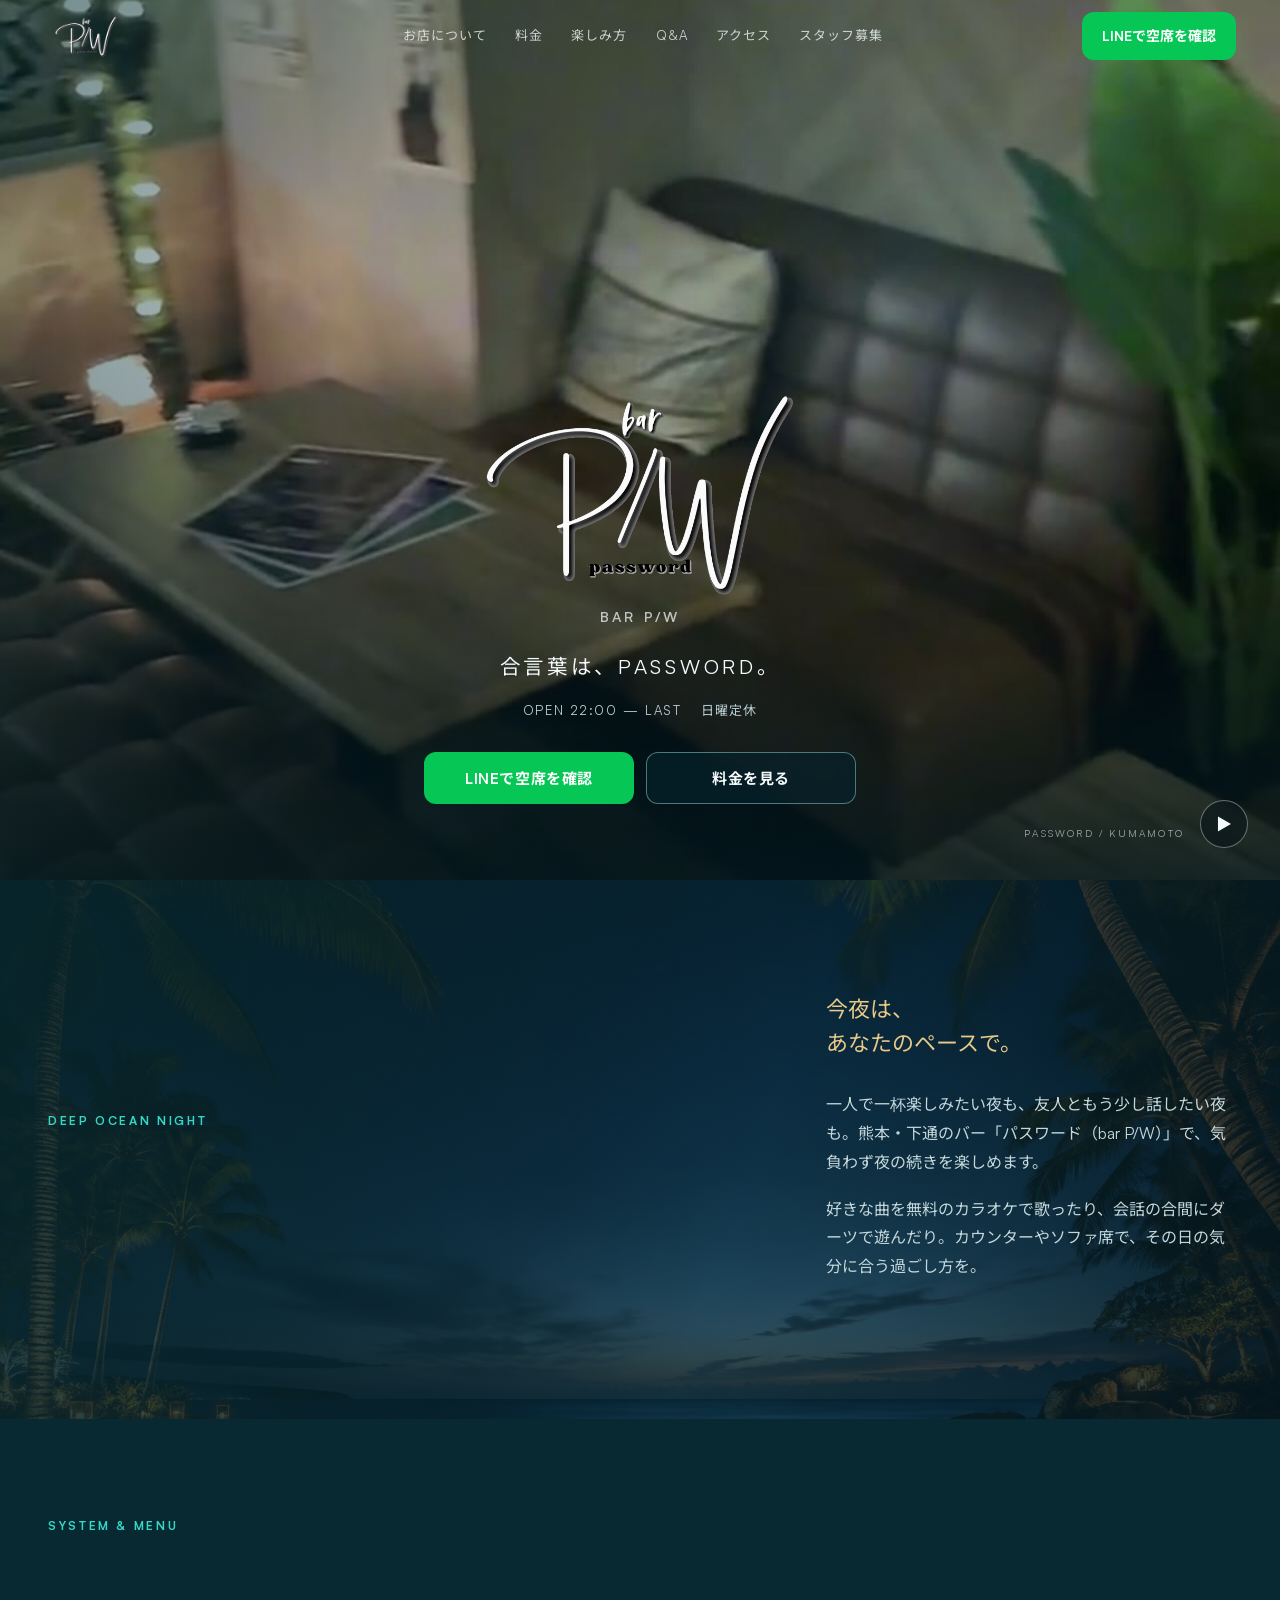
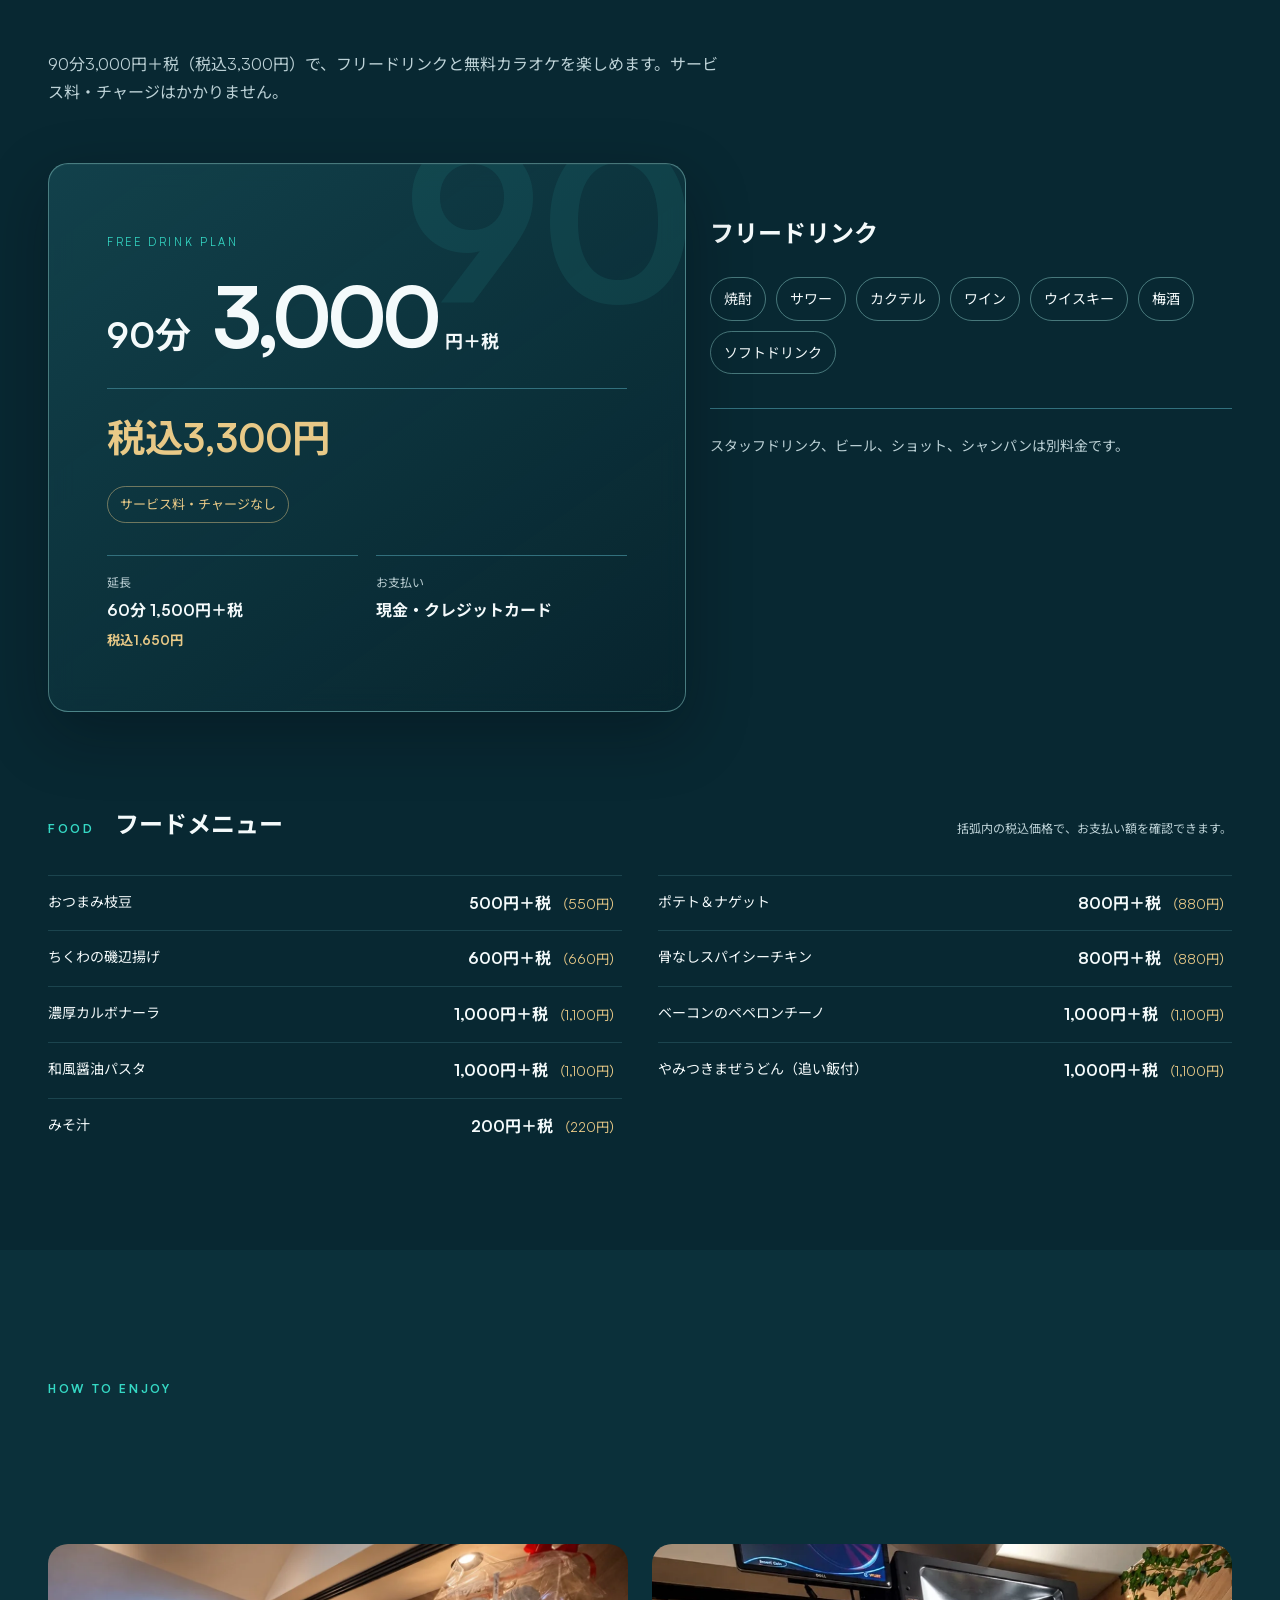
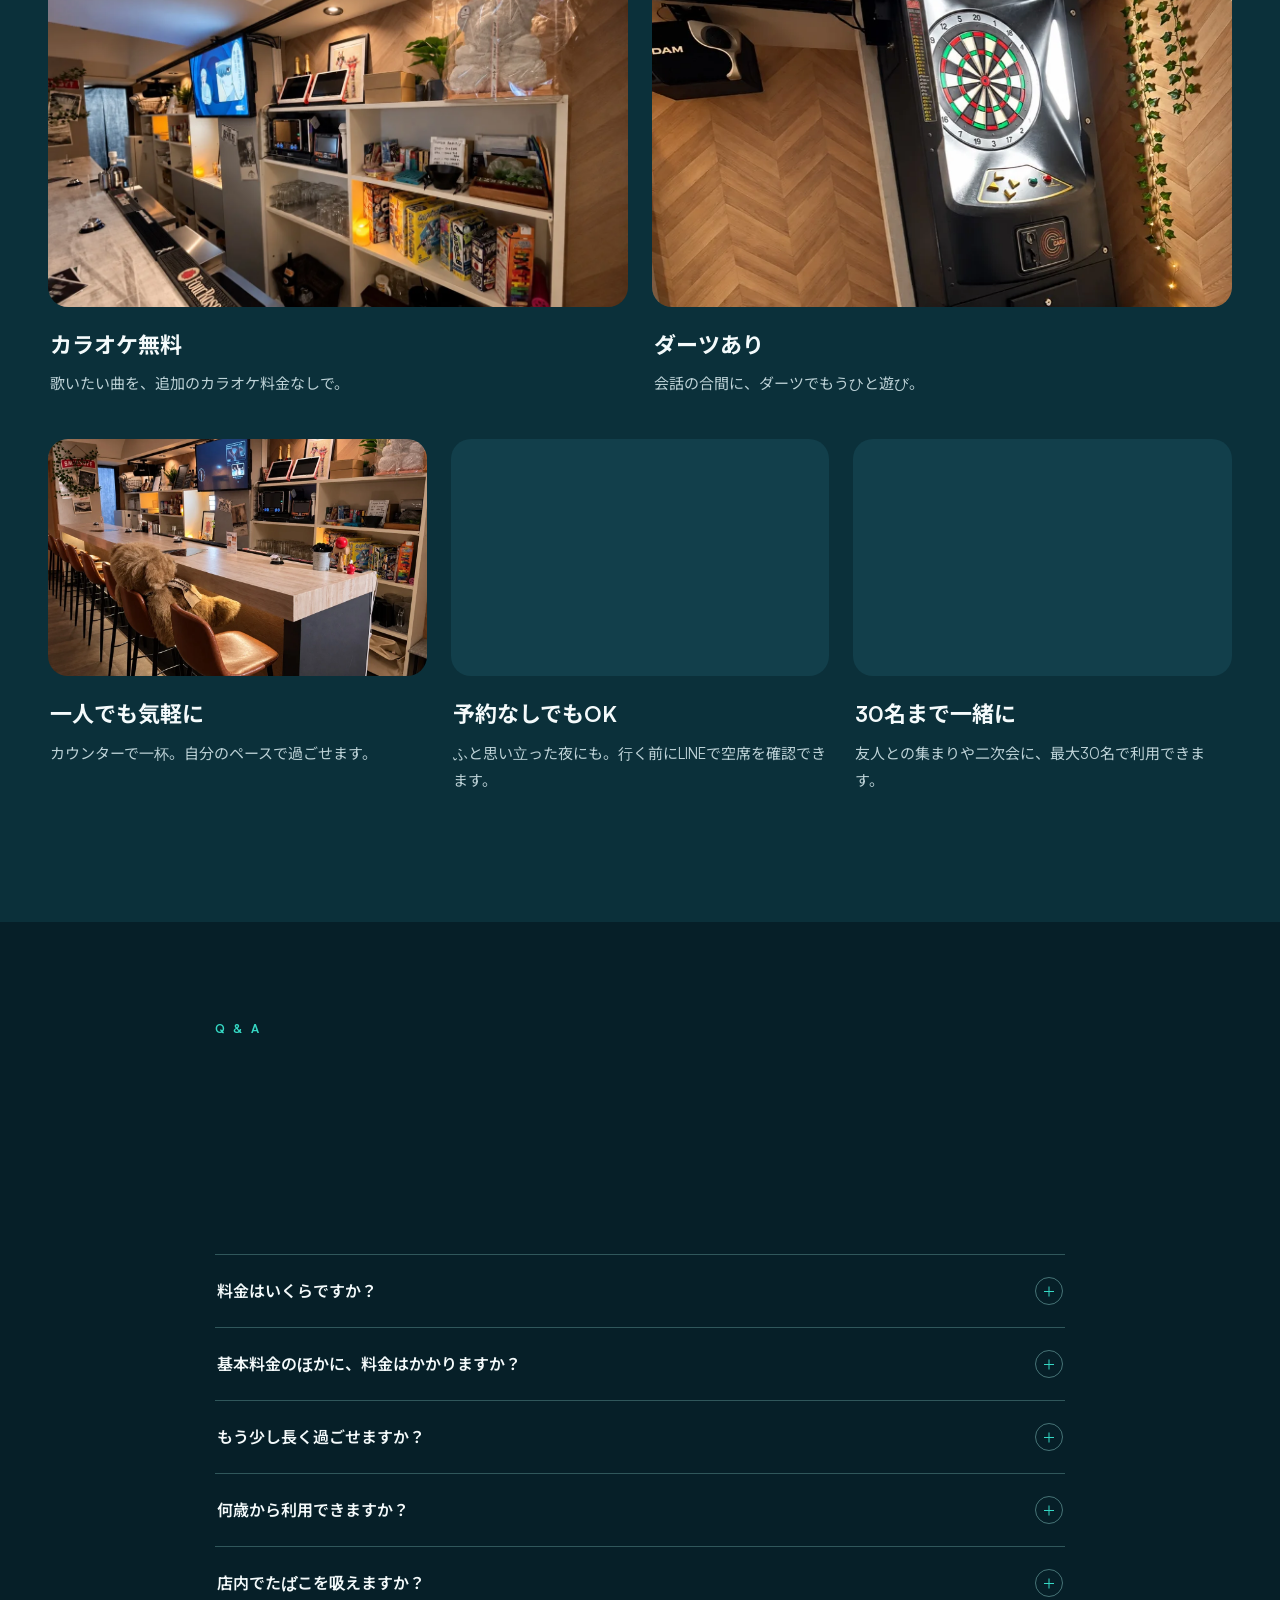
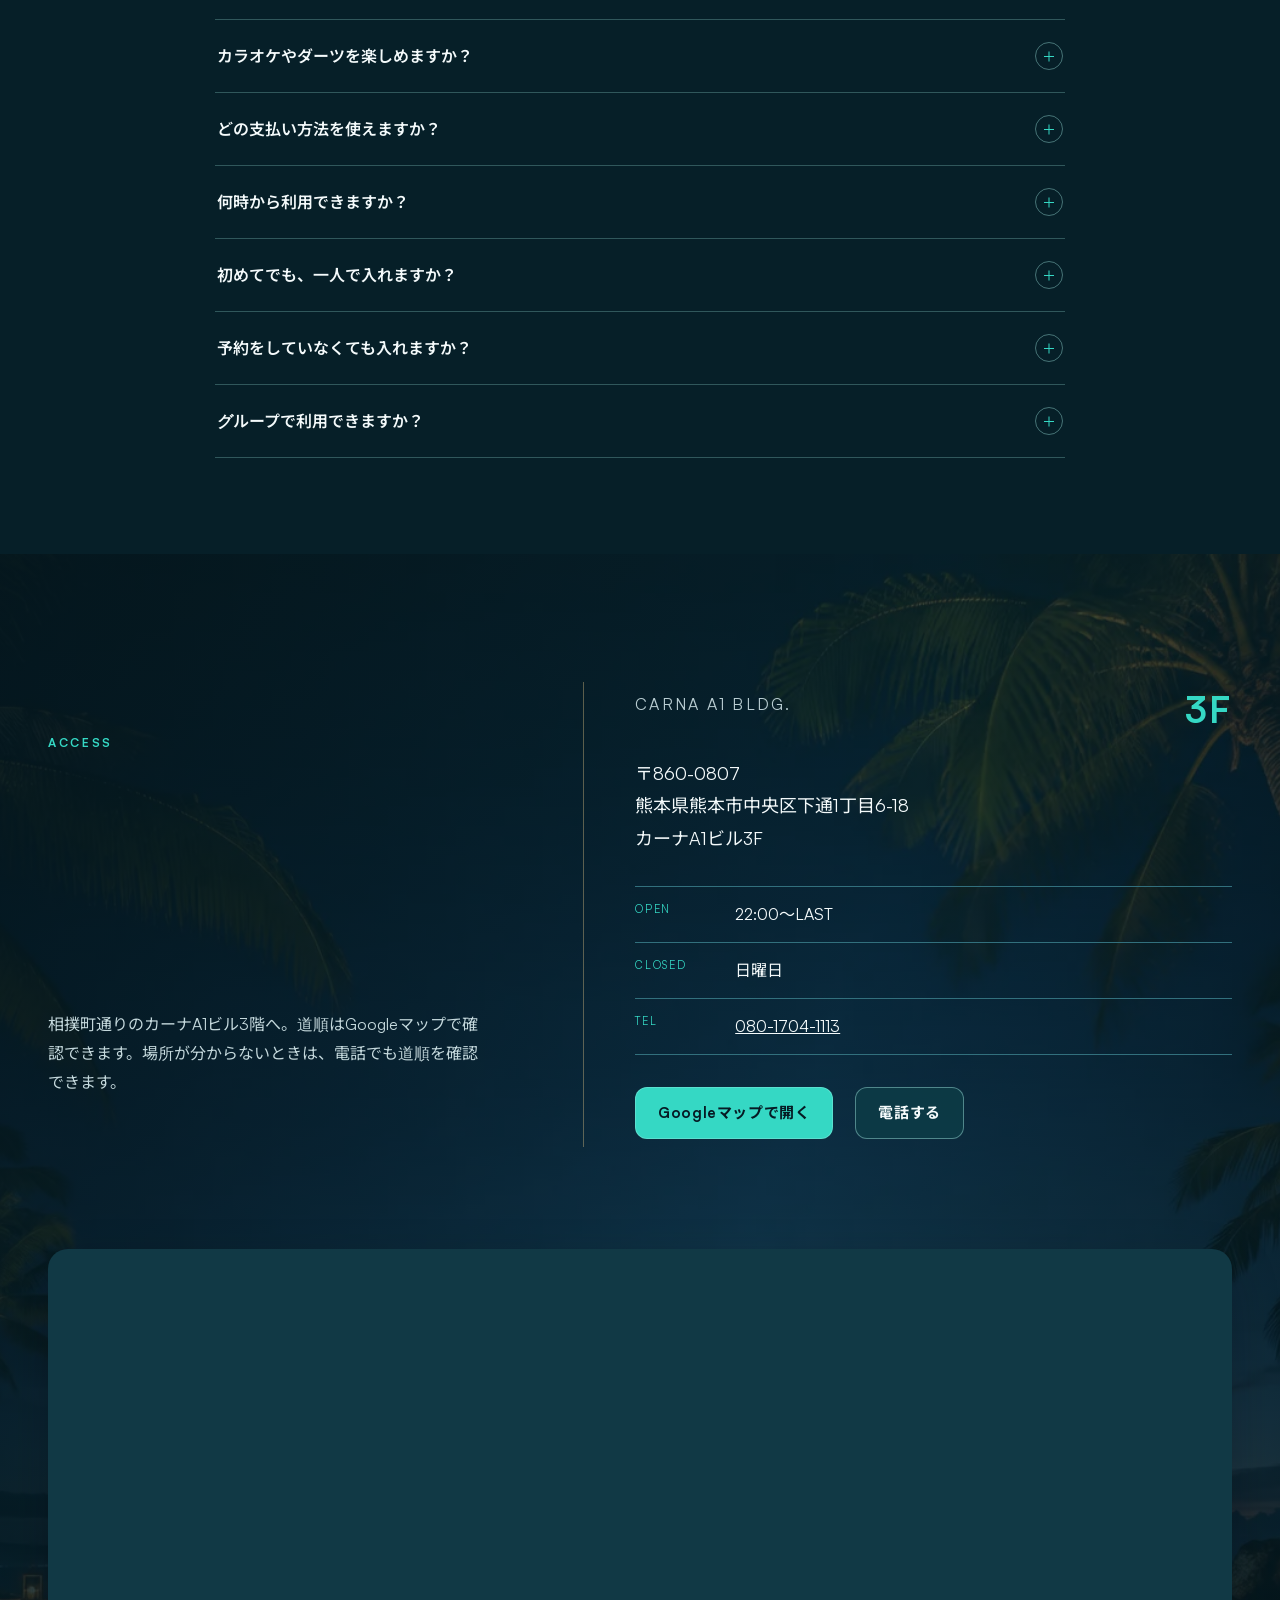
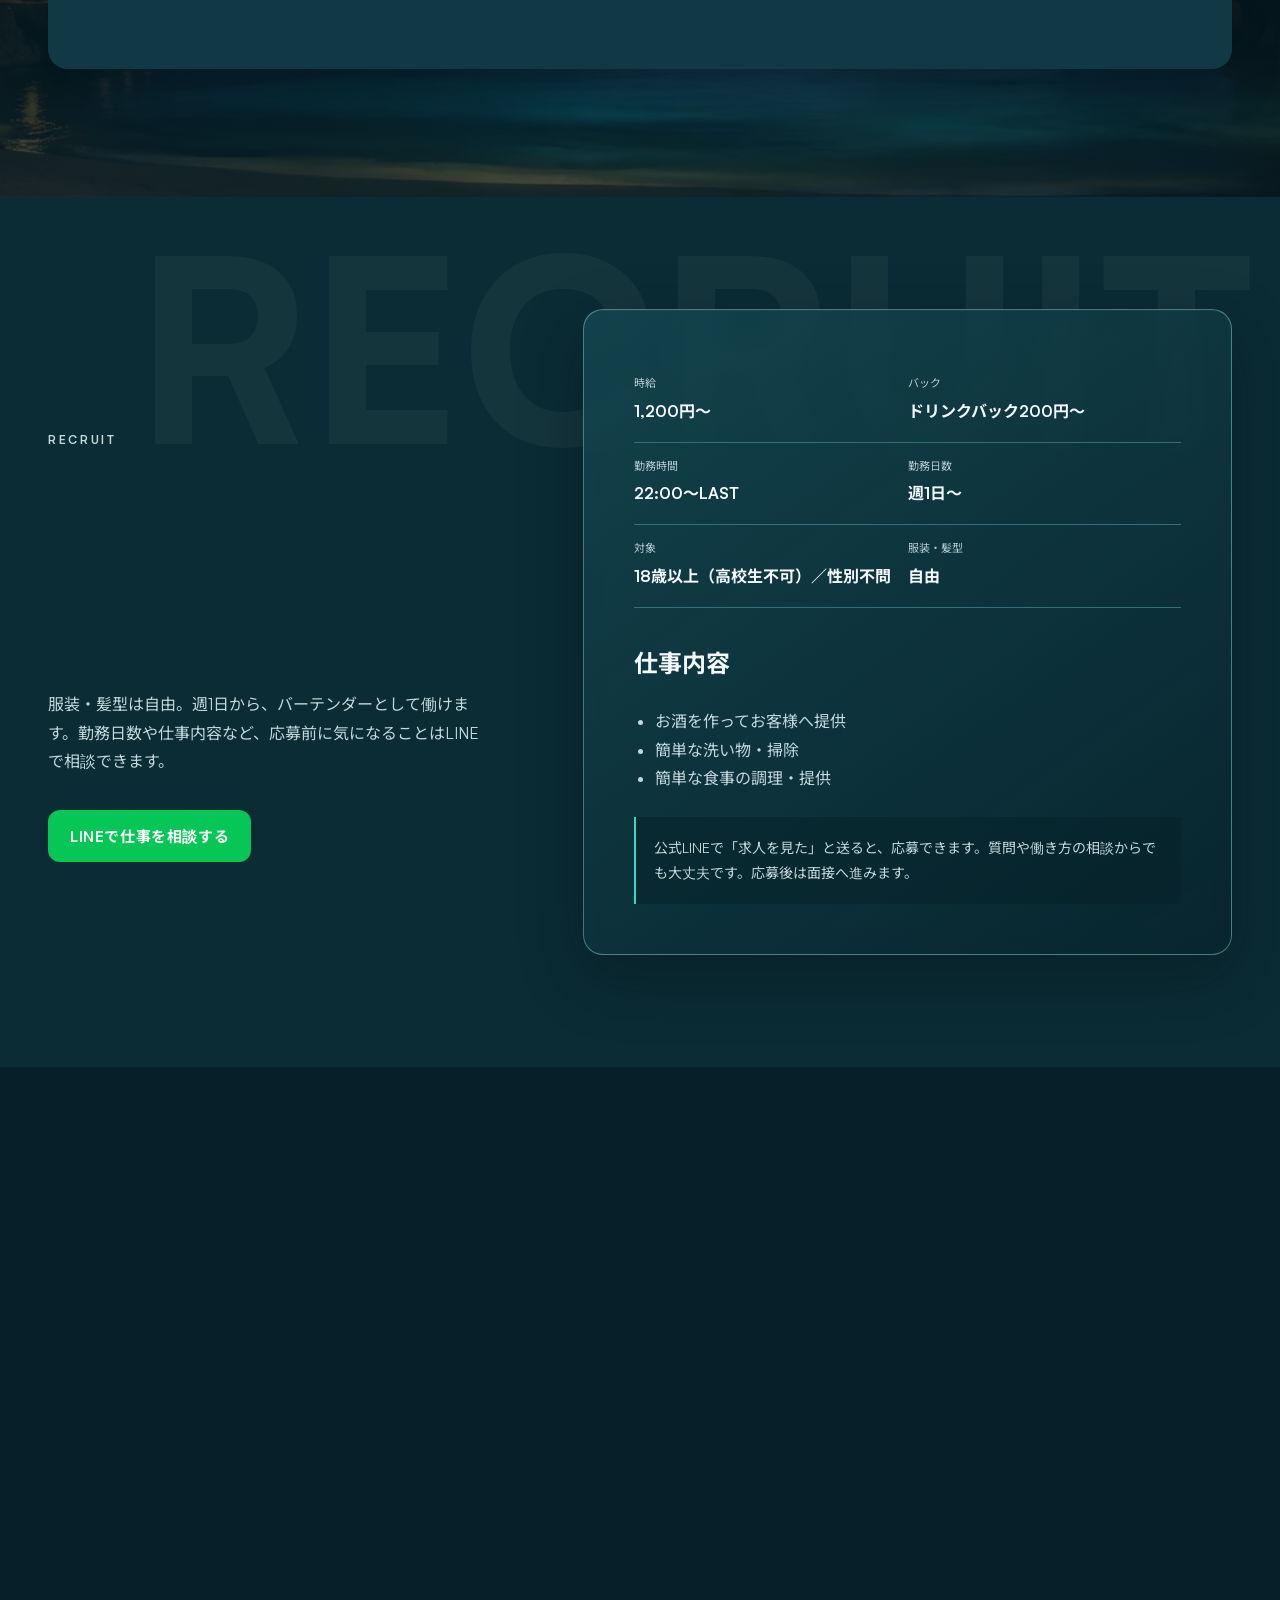
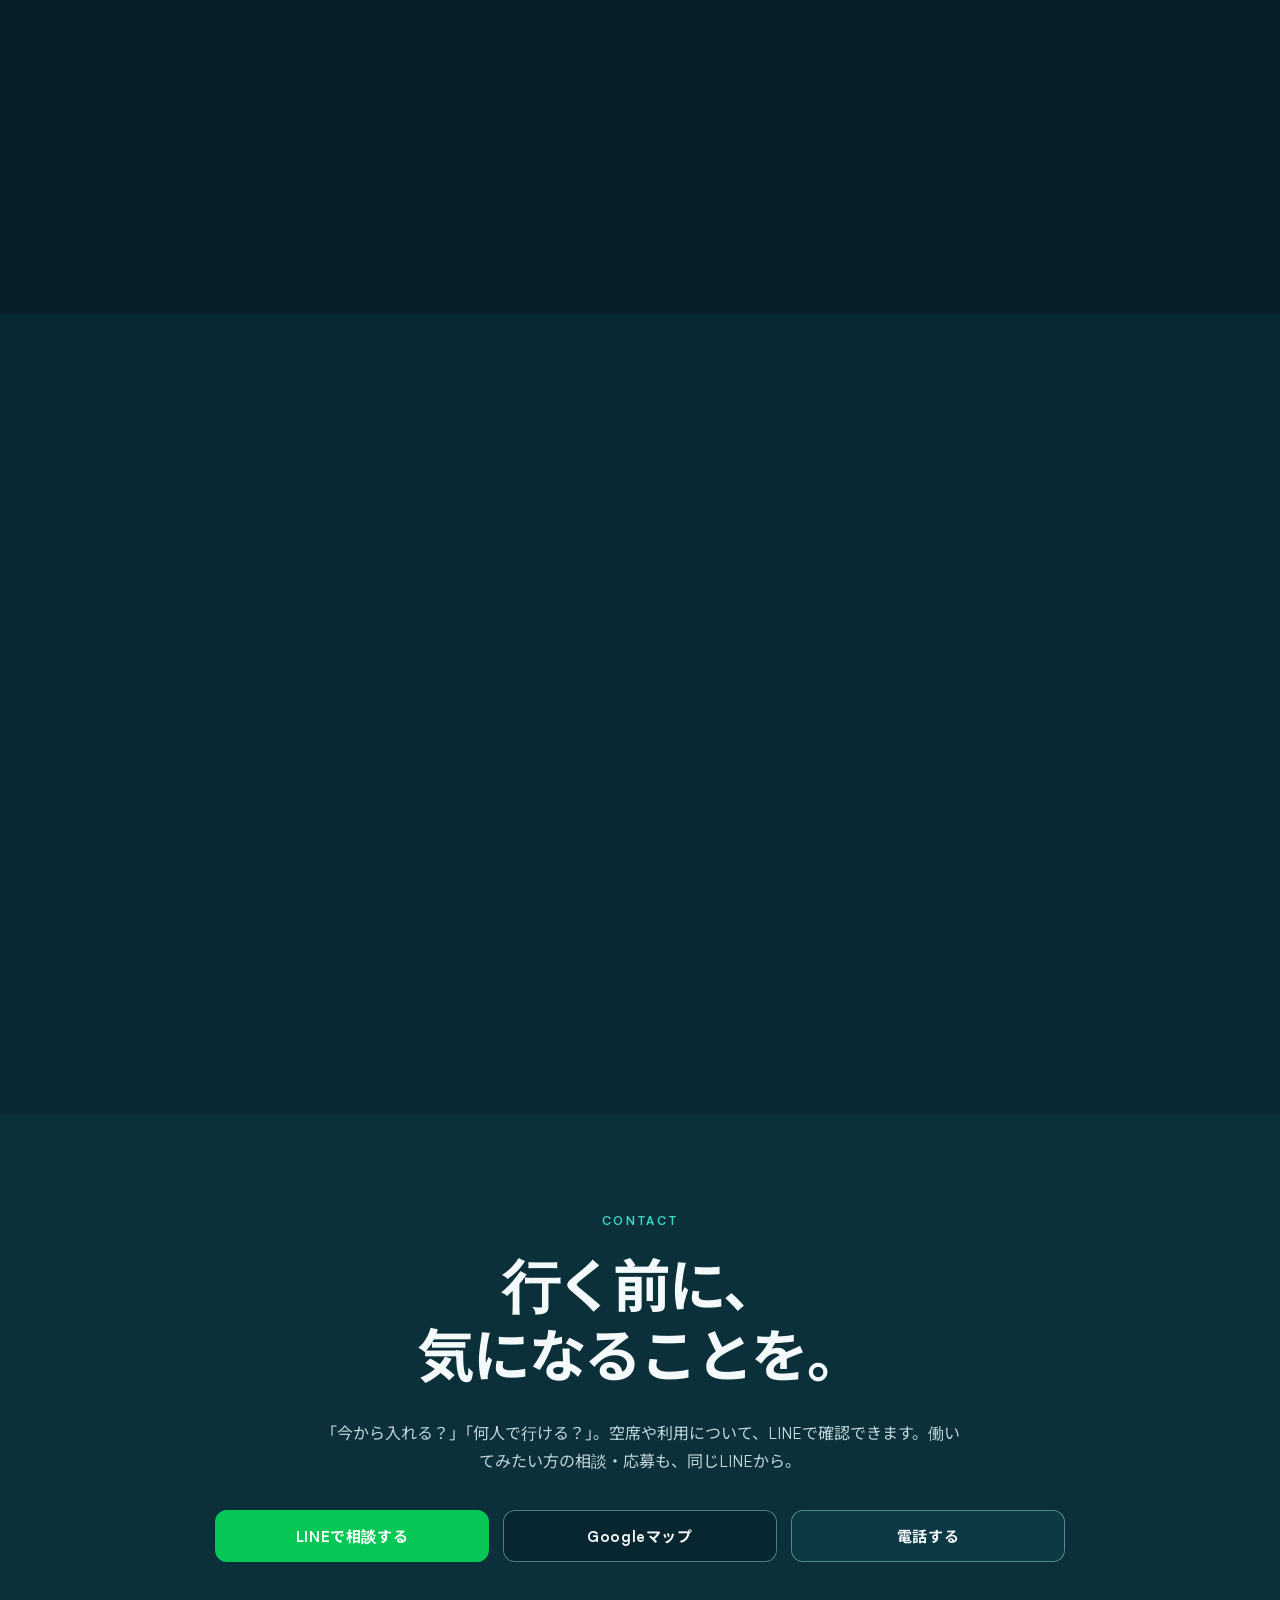
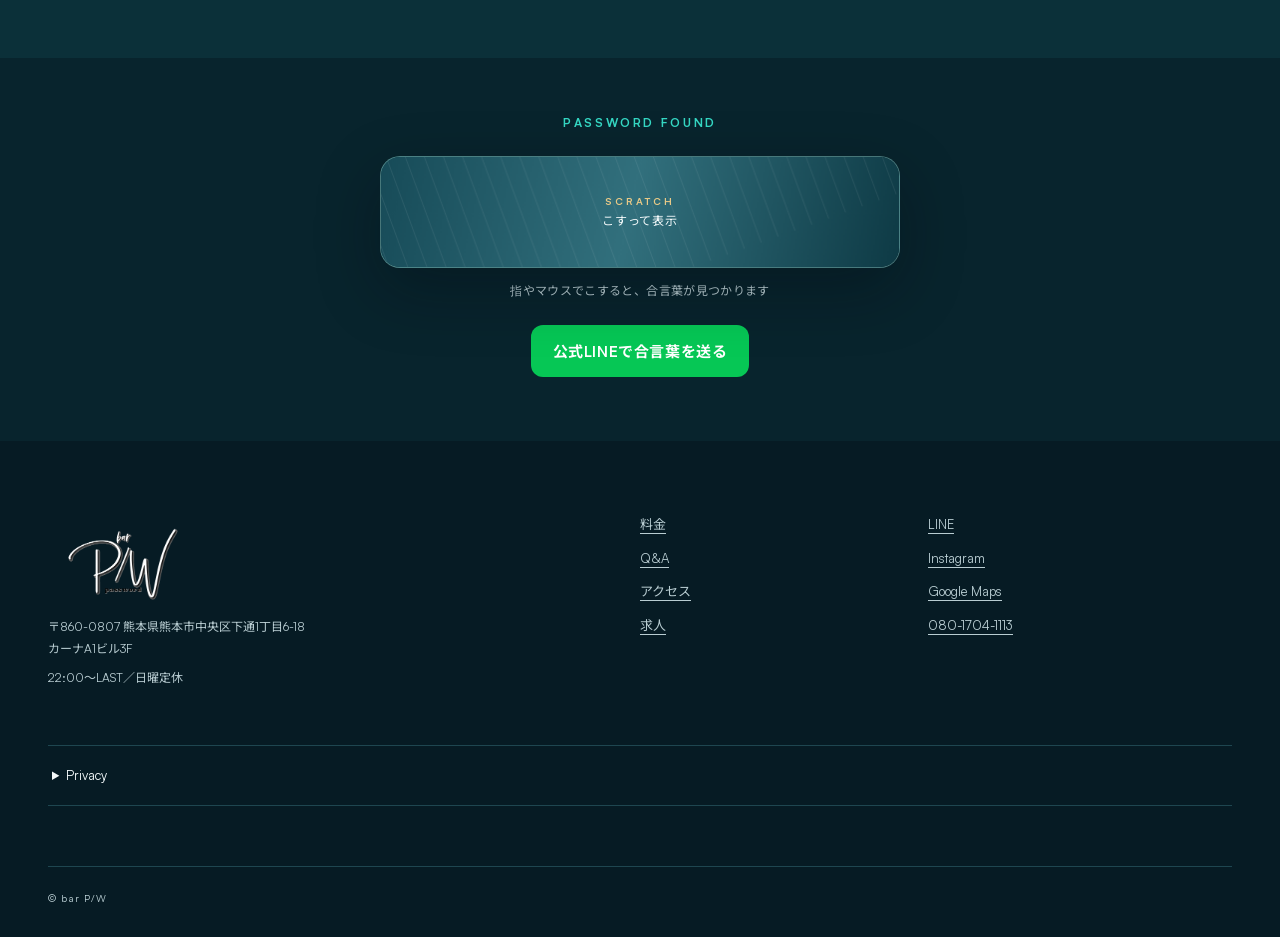
<file: index.html>
<!doctype html>
<html lang="ja">
<head>
  <meta charset="utf-8">
  <meta name="viewport" content="width=device-width, initial-scale=1">
  <meta name="description" content="熊本市中央区下通のバー「パスワード（bar P/W）」。一人でも友人とでも、無料カラオケやダーツを楽しめます。90分3,000円＋税（税込3,300円）、サービス料・チャージなし。来店前の空席確認はLINEから。">
  <meta name="theme-color" content="#061B24">
  <meta name="robots" content="noindex, nofollow">
  <link rel="canonical" href="https://password-kumamoto.com/">
  <meta property="og:type" content="website">
  <meta property="og:locale" content="ja_JP">
  <meta property="og:site_name" content="bar P/W">
  <meta property="og:title" content="熊本・下通のバー「パスワード」｜bar P/W">
  <meta property="og:description" content="熊本・下通で、一人でも友人とでも。無料カラオケやダーツを楽しめるbar P/W。90分3,000円＋税（税込3,300円）、サービス料・チャージなし。">
  <meta property="og:url" content="https://password-kumamoto.com/">
  <meta property="og:image" content="https://password-kumamoto.com/assets/images/og.jpg">
  <meta property="og:image:width" content="1200">
  <meta property="og:image:height" content="630">
  <meta property="og:image:alt" content="熊本・下通のバー bar P/W 公式サイト">
  <meta name="twitter:card" content="summary_large_image">
  <meta name="twitter:title" content="熊本・下通のバー「パスワード」｜bar P/W">
  <meta name="twitter:description" content="熊本・下通で、一人でも友人とでも。無料カラオケやダーツを楽しめるbar P/W。90分3,000円＋税（税込3,300円）、サービス料・チャージなし。">
  <meta name="twitter:image" content="https://password-kumamoto.com/assets/images/og.jpg">
  <title>熊本・下通のバー「パスワード」｜bar P/W</title>
  <link rel="icon" href="assets/images/favicon.png" type="image/png">
  <link rel="apple-touch-icon" href="assets/images/apple-touch-icon.png">
  <link rel="preload" href="assets/fonts/satoshi-variable.woff2" as="font" type="font/woff2" crossorigin>
  <link rel="preload" href="assets/fonts/noto-sans-jp.woff" as="font" type="font/woff" crossorigin>
  <link rel="preload" href="assets/images/hero-poster.webp?v=20260903-hero" as="image" type="image/webp" fetchpriority="high">
  <link rel="stylesheet" href="assets/css/site.css?v=20260908-photos">
  <script>document.documentElement.classList.add("js");if("scrollRestoration"in history)history.scrollRestoration="manual";</script>
  <script src="assets/js/site.js?v=20260908-customer-copy" defer></script>
  <script type="application/ld+json">
{
  "@context": "https://schema.org",
  "@type": "BarOrPub",
  "@id": "https://password-kumamoto.com/#bar",
  "name": "bar P/W",
  "alternateName": [
    "パスワード",
    "PASSWORD"
  ],
  "description": "熊本市中央区下通のバー「パスワード（bar P/W）」。一人でも友人とでも、無料カラオケやダーツを楽しみながら、その日の気分に合わせて過ごせます。",
  "url": "https://password-kumamoto.com/",
  "telephone": "+81-80-1704-1113",
  "image": "https://password-kumamoto.com/assets/images/og.jpg",
  "priceRange": "¥¥",
  "address": {
    "@type": "PostalAddress",
    "postalCode": "860-0807",
    "addressRegion": "熊本県",
    "addressLocality": "熊本市中央区",
    "streetAddress": "下通1丁目6-18 カーナA1ビル3F",
    "addressCountry": "JP"
  },
  "openingHoursSpecification": [
    {
      "@type": "OpeningHoursSpecification",
      "dayOfWeek": [
        "Monday",
        "Tuesday",
        "Wednesday",
        "Thursday",
        "Friday",
        "Saturday"
      ],
      "opens": "22:00",
      "closes": "04:00"
    }
  ],
  "sameAs": [
    "https://www.instagram.com/pw.kumamoto/"
  ]
}
  </script>
  <script type="application/ld+json">
{
  "@context": "https://schema.org",
  "@type": "FAQPage",
  "mainEntity": [
    {
      "@type": "Question",
      "name": "料金はいくらですか？",
      "acceptedAnswer": {
        "@type": "Answer",
        "text": "90分3,000円＋税（税込3,300円）で、フリードリンクと無料カラオケを楽しめます。焼酎、サワー、カクテル、ワイン、ウイスキー、梅酒、ソフトドリンクから選べます。"
      }
    },
    {
      "@type": "Question",
      "name": "基本料金のほかに、料金はかかりますか？",
      "acceptedAnswer": {
        "@type": "Answer",
        "text": "サービス料・チャージはかかりません。スタッフドリンク、ビール、ショット、シャンパンを注文する場合は、別料金になります。"
      }
    },
    {
      "@type": "Question",
      "name": "もう少し長く過ごせますか？",
      "acceptedAnswer": {
        "@type": "Answer",
        "text": "はい、60分1,500円＋税（税込1,650円）で延長できます。"
      }
    },
    {
      "@type": "Question",
      "name": "何歳から利用できますか？",
      "acceptedAnswer": {
        "@type": "Answer",
        "text": "20歳以上の方が利用できます。"
      }
    },
    {
      "@type": "Question",
      "name": "店内でたばこを吸えますか？",
      "acceptedAnswer": {
        "@type": "Answer",
        "text": "はい、店内で喫煙できます。"
      }
    },
    {
      "@type": "Question",
      "name": "カラオケやダーツを楽しめますか？",
      "acceptedAnswer": {
        "@type": "Answer",
        "text": "カラオケは無料で楽しめます。会話の合間に、ダーツでも遊べます。"
      }
    },
    {
      "@type": "Question",
      "name": "どの支払い方法を使えますか？",
      "acceptedAnswer": {
        "@type": "Answer",
        "text": "現金またはクレジットカードでお支払いできます。"
      }
    },
    {
      "@type": "Question",
      "name": "何時から利用できますか？",
      "acceptedAnswer": {
        "@type": "Answer",
        "text": "22:00〜LASTまで利用できます。日曜日は定休日です。"
      }
    },
    {
      "@type": "Question",
      "name": "初めてでも、一人で入れますか？",
      "acceptedAnswer": {
        "@type": "Answer",
        "text": "はい、初めての方も一人で利用できます。カウンター席で、自分のペースで過ごせます。"
      }
    },
    {
      "@type": "Question",
      "name": "予約をしていなくても入れますか？",
      "acceptedAnswer": {
        "@type": "Answer",
        "text": "はい、予約なしでも利用できます。行く前に空席を確認したいときは、公式LINEから問い合わせできます。"
      }
    },
    {
      "@type": "Question",
      "name": "グループで利用できますか？",
      "acceptedAnswer": {
        "@type": "Answer",
        "text": "最大30名まで一緒に利用できます。人数が多いときは、事前に公式LINEで相談できます。"
      }
    }
  ]
}
  </script>
</head>
<body>
  <a class="skip-link" href="#main">本文へ移動</a>

  <div class="entrance" data-entrance hidden>
    <div class="entrance-glow" aria-hidden="true"></div>
    <img src="assets/images/logo.png" width="1600" height="1066" alt="bar P/W">
    <div class="entrance-console" data-entrance-console aria-hidden="true">
      <span data-entrance-label>INPUT</span>
      <strong data-entrance-text></strong><i></i>
    </div>
    <p data-entrance-status role="status" aria-live="polite">INPUT REQUIRED</p>
    <button type="button" data-entrance-skip>SKIP</button>
  </div>

  <header class="site-header" data-header>
    <a class="brand" href="#top" aria-label="bar P/W トップへ">
      <img src="assets/images/logo.png" width="1600" height="1066" alt="bar P/W">
    </a>
    <button class="menu-button" type="button" aria-expanded="false" aria-controls="global-nav" data-menu-button>
      <span></span><span></span><span></span><span class="sr-only">メニューを開く</span>
    </button>
    <div class="menu-backdrop" data-menu-backdrop hidden></div>
    <nav class="global-nav" id="global-nav" aria-label="メインメニュー" data-menu>
      <a href="#concept">お店について</a>
      <a href="#system">料金</a>
      <a href="#features">楽しみ方</a>
      <a href="#qa">Q&amp;A</a>
      <a href="#access">アクセス</a>
      <a href="#recruit">スタッフ募集</a>
    </nav>
    <a class="header-line" href="https://lin.ee/wrCSHwp" data-track="line_click" data-position="header">LINEで空席を確認</a>
  </header>

  <main id="main">
    <section class="hero" id="top" aria-labelledby="hero-title">
      <picture class="hero-poster" aria-hidden="true">
        <source srcset="assets/images/hero-poster.webp?v=20260903-hero" type="image/webp">
        <img src="assets/images/hero-poster.jpg?v=20260903-hero" width="960" height="1706" alt="" fetchpriority="high">
      </picture>
      <picture class="hero-end-poster" data-hero-end-poster aria-hidden="true">
        <source srcset="assets/images/hero-end-portrait.webp?v=20260903" type="image/webp">
        <img src="assets/images/hero-end-portrait.jpg?v=20260903" width="1200" height="1600" loading="lazy" decoding="async" alt="">
      </picture>
      <video class="hero-video" muted playsinline preload="metadata" poster="assets/images/hero-poster.jpg?v=20260903-hero" data-hero-video aria-label="bar P/Wの店内映像">
        <source src="assets/video/hero.mp4?v=20260903-hero" type="video/mp4">
      </video>
      <div class="hero-shade" aria-hidden="true"></div>
      <div class="hero-content">
        <img class="hero-logo" src="assets/images/logo.png" width="1600" height="1066" alt="">
        <h1 id="hero-title">bar P/W</h1>
        <p class="hero-copy" data-typewriter data-typewriter-speed="80">合言葉は、PASSWORD。</p>
        <p class="hero-hours">OPEN 22:00 — LAST <span>日曜定休</span></p>
        <div class="hero-actions">
          <a class="button button-line hero-line-cta" href="https://lin.ee/wrCSHwp" data-track="line_click" data-position="hero">LINEで空席を確認</a>
          <a class="button button-ghost" href="#system">料金を見る</a>
        </div>
      </div>
      <button class="video-toggle" type="button" aria-label="動画を一時停止" data-video-toggle>
        <span aria-hidden="true" data-video-icon>Ⅱ</span>
      </button>
      <p class="hero-index" aria-hidden="true">PASSWORD / KUMAMOTO</p>
    </section>

    <section class="concept section" id="concept" aria-labelledby="concept-title">
      <div class="container concept-grid">
        <div>
          <p class="eyebrow">DEEP OCEAN NIGHT</p>
          <h2 id="concept-title" data-typewriter>熊本・下通のバー<br>「パスワード」</h2>
        </div>
        <div class="concept-copy reveal">
          <p class="statement">今夜は、<br>あなたのペースで。</p>
          <p>一人で一杯楽しみたい夜も、友人ともう少し話したい夜も。熊本・下通のバー「パスワード（bar P/W）」で、気負わず夜の続きを楽しめます。</p>
          <p>好きな曲を無料のカラオケで歌ったり、会話の合間にダーツで遊んだり。カウンターやソファ席で、その日の気分に合う過ごし方を。</p>
        </div>
      </div>
    </section>

    <section class="system section section-deep" id="system" aria-labelledby="system-title">
      <div class="container">
        <header class="section-heading reveal">
          <p class="eyebrow">SYSTEM &amp; MENU</p>
          <h2 id="system-title" data-typewriter>料金システム</h2>
          <p>90分3,000円＋税（税込3,300円）で、フリードリンクと無料カラオケを楽しめます。サービス料・チャージはかかりません。</p>
        </header>
        <div class="price-layout">
          <article class="price-card reveal">
            <p class="price-label">FREE DRINK PLAN</p>
            <div class="price-main"><span>90分</span><strong>3,000<small>円＋税</small></strong></div>
            <p class="price-tax">税込3,300円</p>
            <p class="no-charge">サービス料・チャージなし</p>
            <dl class="price-notes">
              <div><dt>延長</dt><dd>60分 1,500円＋税<br><small>税込1,650円</small></dd></div>
              <div><dt>お支払い</dt><dd>現金・クレジットカード</dd></div>
            </dl>
          </article>
          <div class="drink-card reveal">
            <h3>フリードリンク</h3>
            <ul class="tag-list">
              <li>焼酎</li><li>サワー</li><li>カクテル</li><li>ワイン</li><li>ウイスキー</li><li>梅酒</li><li>ソフトドリンク</li>
            </ul>
            <p class="aside-note">スタッフドリンク、ビール、ショット、シャンパンは別料金です。</p>
          </div>
        </div>
        <div class="food-block reveal">
          <div class="food-heading"><p class="eyebrow">FOOD</p><h3>フードメニュー</h3><p>括弧内の税込価格で、お支払い額を確認できます。</p></div>
          <dl class="food-list">
            <div><dt>おつまみ枝豆</dt><dd>500円＋税 <small>（550円）</small></dd></div>
            <div><dt>ポテト＆ナゲット</dt><dd>800円＋税 <small>（880円）</small></dd></div>
            <div><dt>ちくわの磯辺揚げ</dt><dd>600円＋税 <small>（660円）</small></dd></div>
            <div><dt>骨なしスパイシーチキン</dt><dd>800円＋税 <small>（880円）</small></dd></div>
            <div><dt>濃厚カルボナーラ</dt><dd>1,000円＋税 <small>（1,100円）</small></dd></div>
            <div><dt>ベーコンのペペロンチーノ</dt><dd>1,000円＋税 <small>（1,100円）</small></dd></div>
            <div><dt>和風醤油パスタ</dt><dd>1,000円＋税 <small>（1,100円）</small></dd></div>
            <div><dt>やみつきまぜうどん（追い飯付）</dt><dd>1,000円＋税 <small>（1,100円）</small></dd></div>
            <div><dt>みそ汁</dt><dd>200円＋税 <small>（220円）</small></dd></div>
          </dl>
        </div>
      </div>
    </section>

    <section class="features section" id="features" aria-labelledby="features-title">
      <div class="container">
        <header class="section-heading reveal"><p class="eyebrow">HOW TO ENJOY</p><h2 id="features-title" data-typewriter>歌って、遊んで、くつろいで。</h2></header>
        <div class="feature-grid">
          <article class="feature-card reveal"><picture class="feature-card-media"><source srcset="assets/images/interior-09-20260908.webp" type="image/webp"><img src="assets/images/interior-09-20260908.jpg" width="1200" height="901" loading="lazy" decoding="async" alt="カラオケ用モニターと機器を備えたbar P/Wの店内"></picture><div class="feature-card-body"><span>01</span><h3>カラオケ無料</h3><p>歌いたい曲を、追加のカラオケ料金なしで。</p></div></article>
          <article class="feature-card reveal"><picture class="feature-card-media"><source srcset="assets/images/interior-08-20260908.webp" type="image/webp"><img src="assets/images/interior-08-20260908.jpg" width="901" height="1200" loading="lazy" decoding="async" alt="bar P/W店内に設置されたダーツマシン"></picture><div class="feature-card-body"><span>02</span><h3>ダーツあり</h3><p>会話の合間に、ダーツでもうひと遊び。</p></div></article>
          <article class="feature-card reveal"><picture class="feature-card-media"><source srcset="assets/images/interior-04-20260908.webp" type="image/webp"><img src="assets/images/interior-04-20260908.jpg" width="1200" height="901" loading="lazy" decoding="async" alt="一人でも過ごしやすいbar P/Wのカウンター席"></picture><div class="feature-card-body"><span>03</span><h3>一人でも気軽に</h3><p>カウンターで一杯。自分のペースで過ごせます。</p></div></article>
          <article class="feature-card reveal"><picture class="feature-card-media"><source srcset="assets/images/interior-10-20260908.webp" type="image/webp"><img src="assets/images/interior-10-20260908.jpg" width="901" height="1200" loading="lazy" decoding="async" alt="PASSWORDのウェルカムサインと暖かな店内の装飾"></picture><div class="feature-card-body"><span>04</span><h3>予約なしでもOK</h3><p>ふと思い立った夜にも。行く前にLINEで空席を確認できます。</p></div></article>
          <article class="feature-card reveal"><picture class="feature-card-media"><source srcset="assets/images/interior-02-20260908.webp" type="image/webp"><img src="assets/images/interior-02-20260908.jpg" width="1200" height="901" loading="lazy" decoding="async" alt="カウンターとソファ席を備えたbar P/Wの店内全景"></picture><div class="feature-card-body"><span>05</span><h3>30名まで一緒に</h3><p>友人との集まりや二次会に、最大30名で利用できます。</p></div></article>
        </div>
      </div>
    </section>

    <section class="qa section section-deep" id="qa" aria-labelledby="qa-title">
      <div class="container narrow">
        <header class="section-heading reveal"><p class="eyebrow">Q &amp; A</p><h2 id="qa-title" data-typewriter>気になることを、<br>来店前に。</h2></header>
        <div class="qa-list">
          <div class="qa-item"><button type="button" aria-expanded="true" aria-controls="answer-price" data-qa-button><span>料金はいくらですか？</span><i aria-hidden="true"></i></button><div id="answer-price" class="qa-answer"><p>90分3,000円＋税（税込3,300円）で、フリードリンクと無料カラオケを楽しめます。焼酎、サワー、カクテル、ワイン、ウイスキー、梅酒、ソフトドリンクから選べます。</p></div></div>
          <div class="qa-item"><button type="button" aria-expanded="true" aria-controls="answer-charge" data-qa-button><span>基本料金のほかに、料金はかかりますか？</span><i aria-hidden="true"></i></button><div id="answer-charge" class="qa-answer"><p>サービス料・チャージはかかりません。スタッフドリンク、ビール、ショット、シャンパンを注文する場合は、別料金になります。</p></div></div>
          <div class="qa-item"><button type="button" aria-expanded="true" aria-controls="answer-extension" data-qa-button><span>もう少し長く過ごせますか？</span><i aria-hidden="true"></i></button><div id="answer-extension" class="qa-answer"><p>はい、60分1,500円＋税（税込1,650円）で延長できます。</p></div></div>
          <div class="qa-item"><button type="button" aria-expanded="true" aria-controls="answer-age" data-qa-button><span>何歳から利用できますか？</span><i aria-hidden="true"></i></button><div id="answer-age" class="qa-answer"><p>20歳以上の方が利用できます。</p></div></div>
          <div class="qa-item"><button type="button" aria-expanded="true" aria-controls="answer-smoking" data-qa-button><span>店内でたばこを吸えますか？</span><i aria-hidden="true"></i></button><div id="answer-smoking" class="qa-answer"><p>はい、店内で喫煙できます。</p></div></div>
          <div class="qa-item"><button type="button" aria-expanded="true" aria-controls="answer-games" data-qa-button><span>カラオケやダーツを楽しめますか？</span><i aria-hidden="true"></i></button><div id="answer-games" class="qa-answer"><p>カラオケは無料で楽しめます。会話の合間に、ダーツでも遊べます。</p></div></div>
          <div class="qa-item"><button type="button" aria-expanded="true" aria-controls="answer-payment" data-qa-button><span>どの支払い方法を使えますか？</span><i aria-hidden="true"></i></button><div id="answer-payment" class="qa-answer"><p>現金またはクレジットカードでお支払いできます。</p></div></div>
          <div class="qa-item"><button type="button" aria-expanded="true" aria-controls="answer-hours" data-qa-button><span>何時から利用できますか？</span><i aria-hidden="true"></i></button><div id="answer-hours" class="qa-answer"><p>22:00〜LASTまで利用できます。日曜日は定休日です。</p></div></div>
          <div class="qa-item"><button type="button" aria-expanded="true" aria-controls="answer-solo" data-qa-button><span>初めてでも、一人で入れますか？</span><i aria-hidden="true"></i></button><div id="answer-solo" class="qa-answer"><p>はい、初めての方も一人で利用できます。カウンター席で、自分のペースで過ごせます。</p></div></div>
          <div class="qa-item"><button type="button" aria-expanded="true" aria-controls="answer-reservation" data-qa-button><span>予約をしていなくても入れますか？</span><i aria-hidden="true"></i></button><div id="answer-reservation" class="qa-answer"><p>はい、予約なしでも利用できます。行く前に空席を確認したいときは、公式LINEから問い合わせできます。</p></div></div>
          <div class="qa-item"><button type="button" aria-expanded="true" aria-controls="answer-group" data-qa-button><span>グループで利用できますか？</span><i aria-hidden="true"></i></button><div id="answer-group" class="qa-answer"><p>最大30名まで一緒に利用できます。人数が多いときは、事前に公式LINEで相談できます。</p></div></div>
        </div>
      </div>
    </section>

    <section class="access section" id="access" aria-labelledby="access-title">
      <div class="container access-grid">
        <div class="access-intro reveal"><p class="eyebrow">ACCESS</p><h2 id="access-title" data-typewriter>もう一軒、<br>下通で過ごすなら。</h2><p>相撲町通りのカーナA1ビル3階へ。道順はGoogleマップで確認できます。場所が分からないときは、電話でも道順を確認できます。</p></div>
        <div class="access-card reveal">
          <p class="building">CARNA A1 BLDG. <strong>3F</strong></p>
          <address>〒860-0807<br>熊本県熊本市中央区下通1丁目6-18<br>カーナA1ビル3F</address>
          <dl><div><dt>OPEN</dt><dd>22:00〜LAST</dd></div><div><dt>CLOSED</dt><dd>日曜日</dd></div><div><dt>TEL</dt><dd><a href="tel:08017041113" data-track="phone_click" data-position="access">080-1704-1113</a></dd></div></dl>
          <div class="card-actions"><a class="button button-primary" href="https://maps.app.goo.gl/pdZwoW62CMmFcNZ29" data-track="map_click" data-position="access">Googleマップで開く</a><a class="button button-call" href="tel:08017041113" data-track="phone_click" data-position="access-secondary">電話する</a></div>
        </div>
        <div class="access-map reveal">
          <iframe src="https://www.google.com/maps?q=bar%20P%2FW%20%E7%86%8A%E6%9C%AC%E7%9C%8C%E7%86%8A%E6%9C%AC%E5%B8%82%E4%B8%AD%E5%A4%AE%E5%8C%BA%E4%B8%8B%E9%80%9A1%E4%B8%81%E7%9B%AE6-18%20%E3%82%AB%E3%83%BC%E3%83%8AA1%E3%83%93%E3%83%AB3F&amp;output=embed" width="1200" height="520" loading="lazy" allowfullscreen referrerpolicy="no-referrer-when-downgrade" title="bar P/W周辺のGoogleマップ"></iframe>
        </div>
      </div>
    </section>

    <section class="recruit section" id="recruit" aria-labelledby="recruit-title">
      <div class="container recruit-grid">
        <div class="recruit-copy reveal"><p class="eyebrow">RECRUIT</p><h2 id="recruit-title" data-typewriter>週1日から、<br>バーテンダーに。</h2><p>服装・髪型は自由。週1日から、バーテンダーとして働けます。勤務日数や仕事内容など、応募前に気になることはLINEで相談できます。</p><a class="button button-line" href="https://lin.ee/wrCSHwp" data-track="line_click" data-position="recruit">LINEで仕事を相談する</a></div>
        <div class="recruit-card reveal">
          <dl class="recruit-facts"><div><dt>時給</dt><dd>1,200円〜</dd></div><div><dt>バック</dt><dd>ドリンクバック200円〜</dd></div><div><dt>勤務時間</dt><dd>22:00〜LAST</dd></div><div><dt>勤務日数</dt><dd>週1日〜</dd></div><div><dt>対象</dt><dd>18歳以上（高校生不可）／性別不問</dd></div><div><dt>服装・髪型</dt><dd>自由</dd></div></dl>
          <div class="job-detail"><h3>仕事内容</h3><ul><li>お酒を作ってお客様へ提供</li><li>簡単な洗い物・掃除</li><li>簡単な食事の調理・提供</li></ul><p>公式LINEで「求人を見た」と送ると、応募できます。質問や働き方の相談からでも大丈夫です。応募後は面接へ進みます。</p></div>
        </div>
      </div>
    </section>

    <section class="social section section-deep" id="social" aria-labelledby="social-title">
      <div class="container">
        <header class="section-heading social-heading reveal"><div><p class="eyebrow">INSTAGRAM</p><h2 id="social-title" data-typewriter>写真で、<br>お店の雰囲気を。</h2></div><a class="text-link" href="https://www.instagram.com/pw.kumamoto/" data-track="instagram_click" data-position="social-heading">@pw.kumamoto</a></header>
        <div class="social-grid">
          <a class="social-card reveal" href="https://www.instagram.com/pw.kumamoto/" data-track="instagram_click" data-position="card-1"><picture><source srcset="assets/images/instagram-staff.webp" type="image/webp"><img src="assets/images/instagram-staff.jpg" width="640" height="480" loading="lazy" alt="bar P/W店内で撮影したスタッフとお客様の一枚"></picture><span><b>どんな雰囲気？</b><i>Instagramで見る ↗</i></span></a>
          <a class="social-card reveal" href="https://www.instagram.com/pw.kumamoto/" data-track="instagram_click" data-position="card-2"><picture><source srcset="assets/images/instagram-entrance.webp" type="image/webp"><img src="assets/images/instagram-entrance.jpg" width="640" height="479" loading="lazy" alt="カーナA1ビル3階のbar P/W入口前で撮影した一枚"></picture><span><b>入口の様子を見る</b><i>Instagramで見る ↗</i></span></a>
          <a class="social-card reveal" href="https://www.instagram.com/pw.kumamoto/" data-track="instagram_click" data-position="card-3"><picture><source srcset="assets/images/instagram-store.webp" type="image/webp"><img src="assets/images/instagram-store.jpg" width="361" height="640" loading="lazy" alt="bar P/Wの店舗紹介投稿"></picture><span><b>お店をもっと知る</b><i>Instagramで見る ↗</i></span></a>
        </div>
      </div>
    </section>

    <section class="coupon section" id="coupon" aria-labelledby="coupon-title">
      <div class="container coupon-card reveal">
        <div class="coupon-mark" aria-hidden="true">P/W</div>
        <p class="eyebrow">SECRET PASSWORD</p>
        <h2 id="coupon-title" data-typewriter>合言葉で、<br>もう30分。</h2>
        <p class="coupon-benefit">30分延長無料</p>
        <p class="coupon-hint">このページのどこかにある合言葉を見つけて、<br>公式LINEで送ると、30分の延長が無料になります。</p>
      </div>
    </section>

    <section class="final-cta section section-deep" aria-labelledby="final-title">
      <div class="container narrow reveal">
        <p class="eyebrow">CONTACT</p>
        <h2 id="final-title" data-typewriter>行く前に、<br>気になることを。</h2>
        <p>「今から入れる？」「何人で行ける？」。空席や利用について、LINEで確認できます。働いてみたい方の相談・応募も、同じLINEから。</p>
        <div class="final-actions"><a class="button button-line" href="https://lin.ee/wrCSHwp" data-track="line_click" data-position="final">LINEで相談する</a><a class="button button-ghost" href="https://maps.app.goo.gl/pdZwoW62CMmFcNZ29" data-track="map_click" data-position="final">Googleマップ</a><a class="button button-call" href="tel:08017041113" data-track="phone_click" data-position="final">電話する</a></div>
      </div>
    </section>

    <aside class="password-found" aria-label="見つけた合言葉">
      <div class="container narrow password-found-inner reveal">
        <p class="eyebrow">PASSWORD FOUND</p>
        <div class="password-scratch" data-password-scratch role="button" tabindex="0" aria-label="こすって合言葉を表示" aria-describedby="password-scratch-help">
          <p class="password-found-value" data-password-value>タランチュラ</p>
          <canvas class="password-scratch-canvas" data-password-scratch-canvas aria-hidden="true"></canvas>
          <span class="password-scratch-hint" data-password-scratch-hint aria-hidden="true"><b>SCRATCH</b>こすって表示</span>
        </div>
        <p class="password-scratch-help" id="password-scratch-help" data-password-scratch-help>指やマウスでこすると、合言葉が見つかります</p>
        <a class="button button-line" href="https://lin.ee/wrCSHwp" data-track="line_click" data-position="password-found">公式LINEで合言葉を送る</a>
      </div>
    </aside>
  </main>

  <footer class="footer">
    <div class="container footer-grid">
      <div><img src="assets/images/logo.png" width="1600" height="1066" alt="bar P/W"><p>〒860-0807 熊本県熊本市中央区下通1丁目6-18<br>カーナA1ビル3F</p><p>22:00〜LAST／日曜定休</p></div>
      <nav aria-label="フッターメニュー"><a href="#system">料金</a><a href="#qa">Q&amp;A</a><a href="#access">アクセス</a><a href="#recruit">求人</a></nav>
      <div class="footer-links"><a href="https://lin.ee/wrCSHwp" data-track="line_click" data-position="footer">LINE</a><a href="https://www.instagram.com/pw.kumamoto/" data-track="instagram_click" data-position="footer">Instagram</a><a href="https://maps.app.goo.gl/pdZwoW62CMmFcNZ29" data-track="map_click" data-position="footer">Google Maps</a><a href="tel:08017041113" data-track="phone_click" data-position="footer">080-1704-1113</a></div>
    </div>
    <details class="footer-privacy" id="privacy"><summary>Privacy</summary><div><p>このサイトをご利用の際、利用状況の把握とサイト改善のため、Google AnalyticsでCookie等を通じてアクセス情報を収集する場合があります。氏名や電話番号、LINEで送信した内容を、このサイトから取得することはありません。</p><p>Googleマップの埋め込み表示時、およびLINE、Instagram、Googleマップ等の外部サービスへ移動した後の情報の取扱いは、各サービスのプライバシーポリシーに従います。</p><p>運営者：ayamin<br>お問い合わせ：<a href="https://lin.ee/wrCSHwp">公式LINE</a></p></div></details>
    <p class="copyright">© bar P/W</p>
  </footer>

  <nav class="fixed-actions" aria-label="スマートフォン用お問い合わせメニュー">
    <a class="fixed-action fixed-action-instagram" href="https://www.instagram.com/pw.kumamoto/" data-track="instagram_click" data-position="fixed" aria-label="bar P/W公式Instagramを見る">
      <span class="instagram-app-icon" aria-hidden="true"></span><span>Instagram</span>
    </a>
    <a class="fixed-action fixed-action-contact" href="https://lin.ee/wrCSHwp" data-track="line_click" data-position="fixed" aria-label="bar P/W公式LINEで空席を確認">
      <span>空席確認</span>
    </a>
    <a class="fixed-action fixed-action-share" href="https://social-plugins.line.me/lineit/share?url=https%3A%2F%2Fpassword-kumamoto.com%2F&amp;text=%E7%86%8A%E6%9C%AC%E3%83%BB%E4%B8%8B%E9%80%9A%E3%81%AEbar%20P%2FW%E3%80%82%E4%B8%80%E4%BA%BA%E3%81%A7%E3%82%82%E5%8F%8B%E4%BA%BA%E3%81%A8%E3%81%A7%E3%82%82%E3%80%81%E3%82%AB%E3%83%A9%E3%82%AA%E3%82%B1%E3%82%84%E3%83%80%E3%83%BC%E3%83%84%E3%82%92%E6%A5%BD%E3%81%97%E3%82%81%E3%81%BE%E3%81%99%E3%80%82" data-track="line_share_click" data-position="fixed" aria-label="このサイトをLINEで共有する">
      <span>LINEで共有</span>
    </a>
  </nav>
</body>
</html>
</file>
<file: assets/css/site.css>
@font-face {
  font-family: "Satoshi";
  src: url("../fonts/satoshi-variable.woff2") format("woff2");
  font-weight: 300 900;
  font-style: normal;
  font-display: swap;
}

@font-face {
  font-family: "Noto Sans JP";
  src: url("../fonts/noto-sans-jp.woff") format("woff");
  font-weight: 100 900;
  font-style: normal;
  font-display: swap;
}

:root {
  --bg: #0a2630;
  --bg-deep: #061b24;
  --surface: #113945;
  --surface-raised: #174b58;
  --primary: #35d8c4;
  --primary-hover: #69e4d4;
  --secondary: #38bdf8;
  --highlight: #e8c987;
  --text: #f4fafb;
  --muted: #b9cdd2;
  --border: #32707d;
  --line: #06c755;
  --header-h: 72px;
  --shadow: 0 20px 60px rgba(0,8,12,.32);
  color-scheme: dark;
}

* { box-sizing: border-box; }
html { scroll-behavior: smooth; background: var(--bg-deep); }
body { margin: 0; background: var(--bg); color: var(--text); font-family: "Satoshi", "Noto Sans JP", "Hiragino Sans", sans-serif; line-height: 1.8; overflow-x: hidden; }
body.menu-open { overflow: hidden; }
.entrance-active, .entrance-active body { overflow: hidden; }
img, video { max-width: 100%; display: block; }
a { color: inherit; }
button, a { -webkit-tap-highlight-color: transparent; }
button { font: inherit; }
:focus-visible { outline: 2px solid var(--primary); outline-offset: 3px; }
[data-entrance-focus]:focus { outline: none; }
section[id] { scroll-margin-top: calc(var(--header-h) + 16px); }
.sr-only { position: absolute; width: 1px; height: 1px; padding: 0; margin: -1px; overflow: hidden; clip: rect(0,0,0,0); white-space: nowrap; border: 0; }
.skip-link { position: fixed; left: 16px; top: 12px; z-index: 200; padding: 10px 16px; background: var(--text); color: var(--bg-deep); transform: translateY(-160%); }
.skip-link:focus { transform: none; }

.entrance { position: fixed; inset: 0; z-index: 100; display: grid; place-content: center; justify-items: center; gap: 26px; padding: 24px; background: radial-gradient(circle at 50% 42%, rgba(56,189,248,.2), transparent 34%), linear-gradient(155deg,#082a35,#061b24 60%,#0b3540); overflow: hidden; }
.entrance[hidden] { display: none; }
.entrance::before, .entrance::after { content: ""; position: absolute; width: 62vw; height: 1px; background: linear-gradient(90deg, transparent, rgba(53,216,196,.6), transparent); animation: scan 2s ease-in-out infinite; }
.entrance::before { top: 22%; }
.entrance::after { bottom: 22%; animation-delay: -1s; }
.entrance-glow { position: absolute; width: 280px; height: 280px; border: 1px solid rgba(53,216,196,.12); border-radius: 50%; box-shadow: 0 0 80px rgba(53,216,196,.12), inset 0 0 60px rgba(53,216,196,.06); animation: breathe 1.8s ease-in-out infinite; }
.entrance img { width: min(280px,70vw); height: auto; position: relative; }
.entrance-console { position: relative; display: flex; align-items: center; min-width: min(330px,82vw); min-height: 52px; padding: 10px 16px; border: 1px solid rgba(53,216,196,.35); background: rgba(13,57,69,.58); box-shadow: inset 0 0 24px rgba(56,189,248,.04); font-family: ui-monospace, monospace; letter-spacing: .14em; transition: border-color .24s ease, box-shadow .24s ease, background .24s ease; }
.entrance-console::after { content: ""; position: absolute; left: 0; bottom: -1px; width: 0; height: 2px; background: var(--secondary); transition: width .45s ease; }
.entrance-console.is-verifying { border-color: rgba(56,189,248,.78); box-shadow: 0 0 26px rgba(56,189,248,.14), inset 0 0 24px rgba(56,189,248,.08); }
.entrance-console.is-verifying::after { width: 68%; }
.entrance-console.is-granted { border-color: var(--primary); background: rgba(20,82,88,.62); box-shadow: 0 0 32px rgba(53,216,196,.18), inset 0 0 28px rgba(53,216,196,.1); }
.entrance-console.is-granted::after { width: 100%; background: var(--primary); }
.entrance.is-granted .entrance-glow { border-color: rgba(53,216,196,.32); box-shadow: 0 0 110px rgba(53,216,196,.2), inset 0 0 70px rgba(53,216,196,.1); }
.entrance-console span { position: absolute; top: -10px; left: 12px; padding: 0 6px; background: var(--bg-deep); color: var(--primary); font-size: 9px; }
.entrance-console strong { font-size: 13px; font-weight: 400; }
.entrance-console i { width: 7px; height: 18px; margin-left: 4px; background: var(--primary); animation: blink .6s step-end infinite; }
.entrance > p { position: relative; margin: -14px 0 0; color: var(--muted); font-size: 10px; letter-spacing: .25em; }
.entrance button { position: absolute; top: max(22px,env(safe-area-inset-top)); right: 24px; min-width: 54px; min-height: 44px; border: 0; background: transparent; color: var(--muted); font-size: 11px; letter-spacing: .18em; cursor: pointer; }
.entrance.is-leaving { animation: entrance-out .4s ease forwards; }
@keyframes scan { 0%,100% { opacity: .1; transform: scaleX(.6); } 50% { opacity: .8; transform: scaleX(1); } }
@keyframes breathe { 50% { transform: scale(1.06); opacity: .65; } }
@keyframes blink { 50% { opacity: 0; } }
@keyframes entrance-out { to { opacity: 0; transform: scale(1.025); visibility: hidden; } }

.site-header { position: fixed; inset: 0 0 auto; z-index: 30; height: var(--header-h); padding: 8px 3.4vw; display: grid; grid-template-columns: 160px 1fr auto; align-items: center; gap: 24px; transition: background .24s ease, border-color .24s ease; border-bottom: 1px solid transparent; }
.site-header.is-scrolled { background: rgba(6,27,36,.92); border-color: rgba(53,216,196,.24); backdrop-filter: blur(14px); }
.brand { width: 110px; height: 56px; display: flex; align-items: center; overflow: visible; }
.brand img { width: 84px; height: auto; }
.global-nav { justify-self: center; display: flex; gap: clamp(18px,2.2vw,38px); font-size: 13px; letter-spacing: .08em; }
.global-nav a { text-decoration: none; color: rgba(244,250,251,.78); transition: color .12s ease; }
.global-nav a:hover, .global-nav a[aria-current="true"] { color: var(--primary); }
.header-line { min-height: 48px; display: inline-flex; align-items: center; padding: 0 20px; border-radius: 12px; background: var(--line); color: #fff; text-decoration: none; font-size: 14px; font-weight: 700; }
.menu-button, .menu-backdrop { display: none; }

.hero { min-height: min(100svh,880px); position: relative; display: flex; align-items: flex-end; isolation: isolate; overflow: hidden; background: var(--bg-deep); }
.hero-poster, .hero-end-poster, .hero-video, .hero-shade { position: absolute; inset: 0; width: 100%; height: 100%; }
.hero-poster { z-index: -5; }
.hero-poster img { width: 100%; height: 100%; object-fit: cover; object-position: center 62%; filter: brightness(1.12) saturate(1.08); transform: scale(1.01); }
.hero-end-poster { z-index: -4; opacity: 0; transition: opacity .8s ease; pointer-events: none; }
.hero-end-poster.is-visible { opacity: 1; }
.hero-end-poster img { width: 100%; height: 100%; object-fit: cover; object-position: center 40%; filter: brightness(.88) saturate(.92); }
.hero-video { z-index: -3; object-fit: cover; object-position: center 62%; filter: brightness(1.12) saturate(1.08); opacity: 0; transition: opacity .8s ease; }
.hero-video.is-ready { opacity: 1; }
.hero-shade { z-index: -2; background: linear-gradient(180deg, rgba(3,27,35,.2) 0%, rgba(3,27,35,.02) 30%, rgba(3,27,35,.14) 54%, rgba(3,24,31,.82) 100%), linear-gradient(90deg, rgba(4,33,41,.42), rgba(4,33,41,.06) 70%); }
.hero::after { content: ""; position: absolute; inset: 0; z-index: -1; background: radial-gradient(circle at 72% 30%, rgba(56,189,248,.17), transparent 36%), linear-gradient(145deg, rgba(53,216,196,.07), transparent 45%); pointer-events: none; }
.hero-content { width: min(1200px,calc(100% - 96px)); margin: 0 auto; padding: 168px 0 76px; }
.hero-logo { width: clamp(260px,33vw,480px); height: auto; margin: 0 auto -24px; opacity: .98; }
.hero h1 { margin: 0; border: 0; outline: 0; color: rgba(244,250,251,.72); text-align: center; font-size: 14px; line-height: 1.2; font-weight: 600; letter-spacing: .22em; text-transform: uppercase; }
.hero-copy { margin: 22px 0 0; text-align: center; font-size: clamp(19px,1.6vw,24px); letter-spacing: .18em; }
.hero-hours { margin: 14px 0 30px; color: var(--muted); text-align: center; letter-spacing: .12em; font-size: 13px; }
.hero-hours span { margin-left: 14px; letter-spacing: .08em; }
.hero-actions { display: flex; justify-content: center; gap: 12px; flex-wrap: wrap; }
.hero-actions .button { min-width: 210px; }
.video-toggle { position: absolute; right: 32px; bottom: 32px; width: 48px; height: 48px; border-radius: 50%; border: 1px solid rgba(244,250,251,.38); background: rgba(4,17,23,.5); color: var(--text); cursor: pointer; backdrop-filter: blur(8px); }
.hero-index { position: absolute; right: 96px; bottom: 38px; margin: 0; font-size: 10px; letter-spacing: .22em; color: rgba(244,250,251,.58); }

.section { padding: 112px 0; }
.section-deep { background: var(--bg-deep); }
.container { width: min(1200px,calc(100% - 96px)); margin: 0 auto; }
.narrow { max-width: 850px; }
.eyebrow { margin: 0 0 18px; color: var(--primary); font-size: 12px; font-weight: 700; letter-spacing: .22em; }
.section-heading { margin-bottom: 56px; }
.section-heading h2, .concept h2, .access h2, .recruit h2, .coupon h2, .final-cta h2 { margin: 0; font-size: clamp(34px,4.5vw,58px); line-height: 1.22; letter-spacing: -.04em; }
.section-heading > p:last-child { max-width: 680px; margin: 24px 0 0; color: var(--muted); }
[data-typewriter].typewriter-ready { visibility: visible; }
.typewriter-caret { display: inline-block; width: .08em; height: .92em; margin-left: .12em; background: currentColor; vertical-align: -.06em; animation: typewriter-caret .68s step-end infinite; }
@keyframes typewriter-caret { 50% { opacity: 0; } }
.concept { position: relative; overflow: hidden; background-color: #0a2630; background-image: linear-gradient(90deg,rgba(4,24,32,.82),rgba(6,33,42,.56) 50%,rgba(5,25,33,.72)),linear-gradient(180deg,rgba(6,27,36,.18),rgba(6,27,36,.5)),url("../images/concept-resort-background.jpg"); background-image: linear-gradient(90deg,rgba(4,24,32,.82),rgba(6,33,42,.56) 50%,rgba(5,25,33,.72)),linear-gradient(180deg,rgba(6,27,36,.18),rgba(6,27,36,.5)),image-set(url("../images/concept-resort-background.webp") type("image/webp"),url("../images/concept-resort-background.jpg") type("image/jpeg")); background-position: center 56%; background-size: cover; background-repeat: no-repeat; }
.concept::before { content: ""; position: absolute; inset: 0; pointer-events: none; background: linear-gradient(110deg, rgba(53,216,196,.07), transparent 46%); }
.concept-grid { display: grid; grid-template-columns: minmax(0,1.25fr) minmax(320px,.75fr); gap: clamp(48px,8vw,120px); align-items: end; }
.concept-grid { position: relative; }
.concept h2 { font-size: clamp(38px,5vw,68px); }
.concept-copy { padding-bottom: 8px; }
.concept-copy .statement { margin: 0 0 30px; color: var(--highlight); font-size: 22px; line-height: 1.55; }
.concept-copy p:not(.statement) { margin: 0 0 18px; color: #c4d8dc; }

.system { background: radial-gradient(circle at 12% 18%, rgba(53,216,196,.1), transparent 28%), linear-gradient(155deg,#082630,#0a303a 55%,#08242e); }
.system .section-heading > p:last-child { color: #bdd2d7; }
.price-layout { display: grid; grid-template-columns: minmax(0,1.1fr) minmax(320px,.9fr); gap: 24px; }
.price-card, .drink-card, .access-card, .recruit-card { border: 1px solid var(--border); border-radius: 20px; background: linear-gradient(145deg, rgba(18,54,64,.72), rgba(13,39,48,.45)); box-shadow: var(--shadow); }
.system .price-card, .system .drink-card, .system .food-block { border-color: #397580; background: linear-gradient(145deg,rgba(24,75,87,.82),rgba(16,53,64,.72)); box-shadow: 0 20px 60px rgba(0,12,18,.24); }
.price-card { padding: clamp(28px,5vw,58px); position: relative; overflow: hidden; }
.price-card::after { content: "90"; position: absolute; top: -56px; right: -10px; color: rgba(53,216,196,.09); font-size: 220px; font-weight: 700; line-height: 1; }
.price-label { position: relative; z-index: 1; color: var(--primary); font-size: 11px; letter-spacing: .24em; }
.price-main { position: relative; z-index: 1; display: flex; align-items: baseline; gap: 22px; border-bottom: 1px solid var(--border); padding: 10px 0 20px; }
.price-main > span { font-size: clamp(23px,3vw,36px); font-weight: 700; }
.price-main strong { font-size: clamp(48px,7vw,84px); line-height: 1; letter-spacing: -.06em; }
.price-main small { margin-left: 8px; font-size: 18px; letter-spacing: 0; }
.price-tax { margin: 14px 0; color: var(--highlight); font-size: clamp(26px,3vw,40px); font-weight: 700; }
.no-charge { display: inline-block; margin: 0 0 32px; padding: 6px 12px; border: 1px solid rgba(232,201,135,.45); border-radius: 999px; color: var(--highlight); font-size: 13px; }
.price-notes { margin: 0; display: grid; grid-template-columns: 1fr 1fr; gap: 18px; }
.price-notes div { border-top: 1px solid var(--border); padding-top: 16px; }
.price-notes dt { color: var(--muted); font-size: 12px; }
.price-notes dd { margin: 2px 0 0; font-weight: 700; }
.price-notes small { color: var(--highlight); }
.drink-card { padding: clamp(28px,4vw,48px); }
.drink-card h3, .food-heading h3, .job-detail h3 { margin: 0 0 22px; font-size: 24px; }
.tag-list { display: flex; flex-wrap: wrap; gap: 10px; margin: 0; padding: 0; list-style: none; }
.tag-list li { padding: 8px 13px; border: 1px solid var(--border); border-radius: 999px; color: var(--text); font-size: 14px; }
.aside-note { margin: 34px 0 0; padding-top: 24px; border-top: 1px solid var(--border); color: var(--muted); font-size: 14px; }
.food-block { margin-top: 24px; padding: clamp(28px,4vw,48px); border: 1px solid var(--border); border-radius: 20px; }
.system .aside-note, .system .food-heading p:last-child { color: #bdd2d7; }
.food-heading { display: flex; align-items: baseline; gap: 20px; flex-wrap: wrap; }
.food-heading .eyebrow, .food-heading h3, .food-heading p { margin: 0; }
.food-heading p:last-child { margin-left: auto; color: var(--muted); font-size: 12px; }
.food-list { display: grid; grid-template-columns: 1fr 1fr; column-gap: 36px; margin: 28px 0 0; }
.food-list div { display: grid; grid-template-columns: 1fr auto; gap: 18px; padding: 13px 0; border-top: 1px solid rgba(36,80,90,.7); }
.food-list dt { font-size: 14px; }
.food-list dd { margin: 0; white-space: nowrap; font-weight: 700; }
.food-list small { color: var(--highlight); font-weight: 400; }

.features { background: #0a303a; }
.feature-grid { display: grid; grid-template-columns: repeat(12,minmax(0,1fr)); gap: 42px 24px; }
.feature-card { grid-column: span 4; min-width: 0; }
.feature-card:nth-child(-n+2) { grid-column: span 6; }
.feature-card-media { display: block; width: 100%; aspect-ratio: 16 / 10; overflow: hidden; border-radius: 20px; background: #123f4b; }
.feature-card-media img { width: 100%; height: 100%; object-fit: cover; object-position: center; transition: transform .6s ease; }
.feature-card:nth-child(2) .feature-card-media img { object-position: center 30%; }
.feature-card:nth-child(4) .feature-card-media img { object-position: center top; }
.feature-card:hover .feature-card-media img { transform: scale(1.02); }
.feature-card-body { padding: 18px 2px 0; }
.feature-card-body > span { display: none; }
.feature-card h3 { margin: 0 0 6px; font-size: 22px; }
.feature-card p { margin: 0; color: #bdd2d7; font-size: 15px; }

.qa { background: radial-gradient(circle at 16% 16%, rgba(56,189,248,.11), transparent 30%), linear-gradient(150deg,#082630,#0b313b 56%,#092832); }
.qa-list { display: grid; gap: 12px; }
.qa-item { overflow: hidden; border: 1px solid #397580; border-radius: 20px; background: linear-gradient(145deg,rgba(24,75,87,.72),rgba(16,53,64,.58)); }
.qa-item button { width: 100%; min-height: 76px; padding: 19px 22px; display: flex; align-items: center; justify-content: space-between; gap: 24px; border: 0; background: transparent; color: var(--text); text-align: left; cursor: pointer; }
.qa-item button span { font-size: 16px; font-weight: 600; }
.qa-item button i { position: relative; flex: 0 0 28px; width: 28px; height: 28px; border: 1px solid var(--border); border-radius: 50%; }
.qa-item button i::before, .qa-item button i::after { content: ""; position: absolute; left: 8px; right: 8px; top: 13px; height: 1px; background: var(--primary); transition: transform .24s ease; }
.qa-item button i::after { transform: rotate(90deg); }
.qa-item button[aria-expanded="true"] i::after { transform: rotate(0); }
.qa-answer { display: grid; grid-template-rows: 1fr; transition: grid-template-rows .24s ease; }
.qa-answer > p { overflow: hidden; margin: 0; padding: 0 22px 25px; color: #bdd2d7; }
.js .qa-answer[hidden] { display: grid; grid-template-rows: 0fr; }
.js .qa-answer[hidden] > p { padding-bottom: 0; }

.access { background: radial-gradient(circle at 82% 18%, rgba(53,216,196,.12), transparent 31%), linear-gradient(145deg,#0d3440,#0a2934 58%,#0e3a45); }
.access-grid, .recruit-grid { display: grid; grid-template-columns: minmax(0,.8fr) minmax(420px,1.2fr); gap: clamp(48px,8vw,120px); align-items: center; }
.access-intro > p:last-child, .recruit-copy > p { margin: 28px 0 0; color: var(--muted); }
.access-intro > p:last-child { color: #c4d8dc; }
.access-card { padding: clamp(28px,4vw,52px); border-color: #397580; background: linear-gradient(145deg,rgba(24,75,87,.84),rgba(16,53,64,.72)); box-shadow: 0 20px 60px rgba(0,12,18,.24); }
.building { margin: 0 0 38px; color: var(--muted); letter-spacing: .14em; }
.building strong { float: right; color: var(--primary); font-size: 38px; line-height: 1; }
.access-card address { font-style: normal; font-size: 18px; }
.access-card dl { margin: 32px 0; border-top: 1px solid var(--border); }
.access-card dl div { display: grid; grid-template-columns: 100px 1fr; padding: 13px 0; border-bottom: 1px solid var(--border); }
.access-card dt { color: var(--primary); font-size: 11px; letter-spacing: .16em; }
.access-card dd { margin: 0; }
.access-map { grid-column: 1 / -1; min-height: 420px; overflow: hidden; border: 1px solid #397580; border-radius: 20px; background: var(--surface); box-shadow: 0 20px 60px rgba(0,12,18,.2); }
.access-map iframe { width: 100%; height: 100%; min-height: 420px; display: block; border: 0; filter: saturate(.86) contrast(.94); }
.card-actions, .final-actions { display: flex; align-items: center; gap: 22px; flex-wrap: wrap; }
.button { min-height: 52px; padding: 0 22px; border-radius: 12px; display: inline-flex; align-items: center; justify-content: center; text-decoration: none; font-weight: 700; font-size: 15px; letter-spacing: .04em; transition: transform .12s ease, background .12s ease; }
.button:active { transform: translateY(1px); }
.button-line { background: var(--line); color: #fff; }
.button-line:hover { background: #08b64f; }
.button-primary { background: var(--primary); color: var(--bg-deep); }
.button-primary:hover { background: var(--primary-hover); }
.button-call { border: 1px solid rgba(125,211,252,.58); background: rgba(14,59,70,.92); color: var(--text); }
.button-call:hover { background: rgba(22,78,90,.96); }
.button-ghost { border: 1px solid rgba(244,250,251,.42); background: rgba(4,17,23,.3); backdrop-filter: blur(8px); }
.text-link { color: var(--primary); text-underline-offset: 5px; }

.recruit { position: relative; background: radial-gradient(circle at 18% 78%, rgba(56,189,248,.1), transparent 32%), linear-gradient(135deg,#0c3440 0%,#103e49 48%,#0d3039 100%); }
.recruit::before { content: "RECRUIT"; position: absolute; top: 20px; right: 2vw; color: rgba(244,250,251,.045); font-size: clamp(100px,20vw,280px); font-weight: 800; line-height: 1; pointer-events: none; }
.recruit-copy { position: relative; }
.recruit-copy > p { color: #c4d8dc; }
.recruit-copy .button { margin-top: 34px; }
.recruit-card { position: relative; padding: clamp(28px,4vw,50px); border-color: #397580; background: linear-gradient(145deg,rgba(24,75,87,.86),rgba(16,53,64,.74)); box-shadow: 0 20px 60px rgba(0,12,18,.24); }
.recruit-facts { margin: 0; display: grid; grid-template-columns: 1fr 1fr; }
.recruit-facts div { padding: 14px 12px 16px 0; border-bottom: 1px solid var(--border); }
.recruit-facts dt { color: var(--muted); font-size: 11px; }
.recruit-facts dd { margin: 3px 0 0; font-weight: 700; }
.job-detail { padding-top: 34px; }
.job-detail ul { margin: 0; padding-left: 1.3em; color: #c4d8dc; }
.job-detail p { margin: 24px 0 0; padding: 18px; border-left: 2px solid var(--primary); background: rgba(7,34,42,.52); color: #c4d8dc; font-size: 14px; }

.social { background: radial-gradient(circle at 84% 18%, rgba(56,189,248,.12), transparent 30%), linear-gradient(145deg,#092d38,#0c3742 56%,#0a2a34); }
.social-heading { display: flex; align-items: flex-end; justify-content: space-between; gap: 24px; }
.social-grid { display: grid; grid-template-columns: repeat(3,1fr); gap: 20px; }
.social-card { display: block; padding: 10px; border: 1px solid #397580; border-radius: 20px; background: linear-gradient(145deg,rgba(24,75,87,.84),rgba(16,53,64,.74)); text-decoration: none; overflow: hidden; }
.social-card picture { display: block; aspect-ratio: 1; overflow: hidden; border-radius: 13px; background: var(--surface-raised); }
.social-card img { width: 100%; height: 100%; object-fit: cover; transition: transform .5s ease; }
.social-card:hover img { transform: scale(1.025); }
.social-card span { display: flex; justify-content: space-between; gap: 20px; padding: 16px 7px 8px; font-size: 13px; }
.social-card b { font-weight: 600; }
.social-card i { color: var(--primary); font-size: 11px; font-style: normal; white-space: nowrap; }

.coupon { padding-top: 140px; padding-bottom: 140px; background: radial-gradient(circle at 18% 20%, rgba(56,189,248,.1), transparent 32%), linear-gradient(145deg,#0c3440,#092a35 62%,#0e3a45); }
.coupon-card { position: relative; max-width: 1000px; padding: clamp(38px,7vw,88px); border: 1px solid rgba(232,201,135,.62); border-radius: 20px; background: radial-gradient(circle at 78% 30%, rgba(232,201,135,.13), transparent 30%), linear-gradient(145deg,rgba(24,75,87,.88),rgba(13,48,59,.78)); text-align: center; overflow: hidden; }
.coupon-mark { position: absolute; right: -10px; bottom: -72px; color: rgba(232,201,135,.035); font-size: 220px; font-weight: 800; line-height: 1; }
.coupon .eyebrow { color: var(--highlight); }
.coupon-benefit { margin: 25px 0 0; color: var(--highlight); font-size: clamp(36px,7vw,74px); font-weight: 700; line-height: 1.2; }
.coupon-hint { margin: 30px auto 0; color: #c4d8dc; }

.password-found { padding: 54px 0 64px; border-top: 1px solid #397580; background: radial-gradient(circle at 50% 0, rgba(53,216,196,.1), transparent 45%), #08242d; text-align: center; }
.password-found-inner { display: grid; justify-items: center; }
.password-scratch { position: relative; width: min(100%,520px); height: 112px; margin: 4px 0 12px; display: grid; place-items: center; border: 1px solid rgba(232,201,135,.6); border-radius: 16px; background: rgba(6,27,36,.72); box-shadow: inset 0 0 30px rgba(0,0,0,.2); overflow: hidden; }
.password-found-value { margin: 0; color: var(--highlight); font-size: clamp(30px,5vw,50px); font-weight: 700; letter-spacing: .12em; line-height: 1.35; }
.password-scratch-canvas, .password-scratch-hint { display: none; }
.js .password-scratch-canvas { position: absolute; inset: 0; z-index: 1; width: 100%; height: 100%; display: block; cursor: grab; touch-action: none; transition: opacity .45s ease; }
.js .password-scratch.is-scratching .password-scratch-canvas { cursor: grabbing; }
.js .password-scratch-hint { position: absolute; inset: 0; z-index: 2; display: flex; flex-direction: column; align-items: center; justify-content: center; color: #f4fafb; font-size: 12px; letter-spacing: .08em; pointer-events: none; transition: opacity .2s ease; }
.password-scratch-hint b { color: var(--highlight); font-size: 10px; letter-spacing: .28em; }
.password-scratch.has-started .password-scratch-hint, .password-scratch.is-revealed .password-scratch-hint, .password-scratch.is-revealed .password-scratch-canvas { opacity: 0; }
.password-scratch.is-revealed { cursor: default; }
.password-scratch-help { margin: 0 0 24px; color: var(--muted); font-size: 12px; letter-spacing: .03em; }

.final-cta { background: radial-gradient(circle at 50% 0, rgba(56,189,248,.12), transparent 42%), linear-gradient(155deg,#082a34,#0d3540 55%,#092630); text-align: center; }
.final-cta .narrow > p:not(.eyebrow) { max-width: 640px; margin: 28px auto 34px; color: #c4d8dc; }
.final-actions { width: 100%; display: grid; grid-template-columns: repeat(3,minmax(0,1fr)); gap: 14px; }
.final-actions .button { width: 100%; white-space: nowrap; }
.footer { padding: 72px 0 30px; border-top: 1px solid rgba(57,117,128,.55); background: radial-gradient(circle at 12% 0, rgba(56,189,248,.08), transparent 32%), linear-gradient(160deg,#071f28,#061b24); color: #b9cdd2; }
.footer-grid { display: grid; grid-template-columns: 1.4fr .6fr .8fr; gap: 60px; }
.footer img { width: 150px; height: auto; margin-bottom: -5px; }
.footer p { margin: 8px 0; font-size: 12px; }
.footer nav, .footer-links { display: grid; align-content: start; gap: 10px; }
.footer a { font-size: 13px; text-underline-offset: 4px; }
.footer-privacy { width: min(1200px,calc(100% - 96px)); margin: 48px auto 0; border-top: 1px solid rgba(57,117,128,.48); border-bottom: 1px solid rgba(57,117,128,.48); }
.footer-privacy summary { padding: 18px 4px; color: var(--text); cursor: pointer; font-size: 13px; }
.footer-privacy div { max-width: 760px; padding: 4px 4px 22px; color: #b9cdd2; font-size: 13px; }
.footer-privacy p { margin: 0 0 12px; }
.copyright { width: min(1200px,calc(100% - 96px)); margin: 60px auto 0 !important; padding-top: 22px; border-top: 1px solid rgba(57,117,128,.48); font-size: 10px !important; letter-spacing: .12em; }
.fixed-actions { display: none; }

/* Shared night-resort atmosphere from Concept through Footer. */
.concept,
.system,
.features,
.qa,
.access,
.recruit,
.social,
.coupon,
.final-cta,
.password-found,
.footer {
  background-color: #071f28;
  background-image:
    linear-gradient(145deg,rgba(4,24,32,.88),rgba(7,42,51,.76) 52%,rgba(4,24,32,.9)),
    linear-gradient(180deg,rgba(232,201,135,.035),transparent 32%,rgba(3,18,25,.38)),
    url("../images/concept-resort-background.jpg");
  background-image:
    linear-gradient(145deg,rgba(4,24,32,.88),rgba(7,42,51,.76) 52%,rgba(4,24,32,.9)),
    linear-gradient(180deg,rgba(232,201,135,.035),transparent 32%,rgba(3,18,25,.38)),
    image-set(url("../images/concept-resort-background.webp") type("image/webp"),url("../images/concept-resort-background.jpg") type("image/jpeg"));
  background-repeat: no-repeat;
  background-size: cover;
  background-attachment: fixed;
}
.concept { background-position: center 56%; }
.system { background-position: center 42%; }
.features { background-position: center 68%; }
.qa { background-position: center 34%; }
.access { background-position: center 62%; }
.recruit { background-position: center 48%; }
.social { background-position: center 72%; }
.coupon { background-position: center 38%; }
.final-cta { background-position: center 58%; }
.password-found, .footer { background-position: center 78%; }
.system,
.features,
.qa,
.access,
.recruit,
.social,
.coupon,
.final-cta,
.password-found,
.footer { border-top: 1px solid rgba(232,201,135,.24); }

.price-card,
.drink-card,
.food-block,
.feature-card,
.qa-item,
.access-card,
.recruit-card,
.social-card,
.coupon-card,
.password-scratch {
  border-color: rgba(147,214,210,.46);
  border-radius: 20px;
  background: linear-gradient(145deg,rgba(20,70,80,.84),rgba(7,35,44,.72));
  box-shadow: 0 22px 64px rgba(0,10,15,.32), inset 0 1px rgba(255,255,255,.035);
  backdrop-filter: blur(12px);
}
.system .price-card,
.system .drink-card,
.system .food-block {
  border-color: rgba(147,214,210,.46);
  background: linear-gradient(145deg,rgba(20,70,80,.84),rgba(7,35,44,.72));
  box-shadow: 0 22px 64px rgba(0,10,15,.32), inset 0 1px rgba(255,255,255,.035);
}
.feature-visual,
.access-map {
  border-color: rgba(232,201,135,.4);
  border-radius: 20px;
  box-shadow: 0 22px 64px rgba(0,10,15,.28);
}
.tag-list li,
.qa-item button i { border-color: rgba(147,214,210,.46); }
.final-cta .narrow {
  padding: clamp(34px,6vw,72px);
  border: 1px solid rgba(232,201,135,.42);
  border-radius: 20px;
  background: linear-gradient(145deg,rgba(20,70,80,.78),rgba(7,35,44,.7));
  box-shadow: 0 24px 72px rgba(0,10,15,.3);
  backdrop-filter: blur(12px);
}
.button-primary,
.button-call,
.button-ghost { border: 1px solid rgba(147,214,210,.5); }
.button-primary { border-color: rgba(105,228,212,.72); }
.button-ghost { background: rgba(7,35,44,.68); }
.section-heading h2,
.concept h2,
.access h2,
.recruit h2,
.coupon h2,
.final-cta h2 { text-shadow: 0 3px 24px rgba(0,12,18,.38); }

/* Editorial section rhythm: imagery and raised surfaces are used selectively. */
.concept,
.access {
  background-color: #071f28;
  background-image:
    linear-gradient(110deg,rgba(4,24,32,.9),rgba(7,42,51,.64) 58%,rgba(4,24,32,.86)),
    image-set(url("../images/concept-resort-background.webp") type("image/webp"),url("../images/concept-resort-background.jpg") type("image/jpeg"));
  background-size: cover;
  background-repeat: no-repeat;
  background-attachment: scroll;
}
.concept { background-position: center 56%; }
.access { background-position: center 62%; }
.system { background: #082832; }
.features { background: #0b303a; }
.qa { background: #061f28; }
.recruit { background: #0b2c35; }
.social { background: #071f28; }
.coupon { background: #092932; }
.final-cta { background: #0b3039; }
.password-found { background: #08242d; }
.footer { background: #061b24; }
.system,
.qa,
.social,
.final-cta { padding-top: 96px; padding-bottom: 96px; }
.features,
.access { padding-top: 128px; padding-bottom: 128px; }
.coupon { padding-top: 120px; padding-bottom: 120px; }
.system,
.features,
.qa,
.access,
.recruit,
.social,
.coupon,
.final-cta,
.password-found,
.footer { border-top: 0; }

.drink-card,
.food-block,
.feature-card,
.qa-item,
.access-card,
.social-card {
  border: 0;
  border-radius: 0;
  background: transparent;
  box-shadow: none;
  backdrop-filter: none;
}
.system .drink-card,
.system .food-block {
  border-color: transparent;
  background: transparent;
  box-shadow: none;
}
.drink-card { padding: clamp(28px,4vw,48px) 0; border-top: 1px solid rgba(147,214,210,.3); border-bottom: 1px solid rgba(147,214,210,.3); }
.food-block { margin-top: 48px; padding: 42px 0 0; border-top: 1px solid rgba(147,214,210,.3); }
.qa-list { gap: 0; border-top: 1px solid rgba(147,214,210,.3); }
.qa-item { border-bottom: 1px solid rgba(147,214,210,.3); }
.qa-item button { min-height: 72px; padding-inline: 2px; }
.qa-answer > p { padding-inline: 2px 42px; }
.access-card { padding: 8px 0 8px clamp(26px,4vw,52px); border-left: 1px solid rgba(232,201,135,.38); }
.access-map { border: 0; box-shadow: 0 18px 48px rgba(0,10,15,.24); }
.social-card { padding: 0; }
.social-card picture { border-radius: 20px; }
.social-card span { padding: 14px 2px 0; }
.final-cta .narrow { padding: 0; border: 0; border-radius: 0; background: transparent; box-shadow: none; backdrop-filter: none; }
.section-heading h2,
.recruit h2,
.coupon h2,
.final-cta h2 { text-shadow: none; }
.concept h2,
.access h2 { text-shadow: 0 3px 24px rgba(0,12,18,.48); }
.js .reveal { opacity: 0; transform: translateY(8px); transition: opacity .5s ease, transform .5s ease; }
.js .reveal.is-visible { opacity: 1; transform: none; }
.error-page { min-height: 100svh; display: grid; place-content: center; justify-items: start; width: min(680px,calc(100% - 40px)); margin: auto; padding: 80px 0; }
.error-page::before { content: "404"; position: fixed; right: -20px; bottom: -90px; z-index: -1; color: rgba(53,216,196,.04); font-size: clamp(200px,38vw,540px); font-weight: 800; line-height: 1; }
.error-page img { width: 160px; height: auto; margin: 0 0 44px -5px; }
.error-page h1 { margin: 0; font-size: clamp(34px,7vw,62px); line-height: 1.25; }
.error-page > p:not(.eyebrow) { margin: 24px 0 34px; color: var(--muted); }

@media (min-width: 1024px) {
  .entrance { gap: 32px; }
  .entrance-glow { width: 350px; height: 350px; }
  .entrance img { width: 350px; }
  .entrance-console { min-width: 412px; min-height: 65px; padding: 13px 20px; }
  .entrance-console span { top: -12px; left: 15px; padding: 0 7px; font-size: 11px; }
  .entrance-console strong { font-size: 16px; }
  .entrance-console i { width: 9px; height: 22px; margin-left: 5px; }
  .entrance > p { margin-top: -18px; font-size: 12px; }
}

@media (max-width: 1023px) {
  .concept,
  .access { background-image: linear-gradient(180deg,rgba(4,24,32,.87),rgba(6,39,48,.7) 48%,rgba(4,23,31,.9)),image-set(url("../images/concept-resort-background-mobile.webp") type("image/webp"),url("../images/concept-resort-background-mobile.jpg") type("image/jpeg")); background-position: center 50%; background-attachment: scroll; }
  .feature-grid { grid-template-columns: repeat(2,minmax(0,1fr)); gap: 38px 20px; }
  .feature-card,
  .feature-card:nth-child(-n+2) { grid-column: span 1; }
  .feature-card:last-child { grid-column: 1 / -1; }
  .price-layout, .concept-grid, .access-grid, .recruit-grid { grid-template-columns: 1fr; }
  .concept-copy { max-width: 680px; }
  .access-intro, .recruit-copy { max-width: 720px; }
  .access-map { min-height: 380px; }
  .access-map iframe { min-height: 380px; }
}

@media (max-width: 860px) {
  :root { --header-h: 60px; }
  body { padding-bottom: calc(74px + env(safe-area-inset-bottom)); }
  .site-header { padding: 6px 20px; grid-template-columns: 1fr auto; }
  .site-header.is-scrolled { background: rgba(6,27,36,.98); backdrop-filter: none; }
  .brand { width: 102px; height: 48px; }
  .brand img { width: 72px; }
  .header-line { display: none; }
  .menu-button { position: relative; z-index: 51; grid-column: 2; display: grid; place-content: center; gap: 5px; width: 46px; height: 46px; padding: 0; border: 0; background: transparent; color: var(--text); cursor: pointer; }
  .menu-button span:not(.sr-only) { display: block; width: 23px; height: 1px; background: currentColor; transition: transform .24s ease, opacity .24s ease; }
  .menu-button[aria-expanded="true"] span:nth-child(1) { transform: translateY(6px) rotate(45deg); }
  .menu-button[aria-expanded="true"] span:nth-child(2) { opacity: 0; }
  .menu-button[aria-expanded="true"] span:nth-child(3) { transform: translateY(-6px) rotate(-45deg); }
  .menu-backdrop { position: fixed; inset: 0; z-index: 49; display: block; border: 0; background: rgba(0,7,10,.64); }
  .menu-backdrop[hidden] { display: none; }
  .global-nav { position: fixed; inset: 0 0 0 auto; z-index: 50; width: min(88vw,360px); padding: 104px 36px 36px; display: flex; flex-direction: column; align-items: flex-start; gap: 24px; background: rgba(4,17,23,.99); font-size: 18px; }
  .js .global-nav { transform: translateX(105%); transition: transform .24s ease; }
  .js .global-nav.is-open { transform: none; }
  .hero { min-height: 100svh; }
  .hero-content, .container { width: calc(100% - 40px); }
  .hero-content { padding: 136px 0 104px; }
  .hero-logo { width: 270px; margin-bottom: -14px; }
  .hero h1 { font-size: 12px; }
  .hero-copy { font-size: 17px; letter-spacing: .1em; }
  .hero-hours { margin-bottom: 24px; font-size: 12px; }
  .hero-actions { display: grid; grid-template-columns: 1fr; width: min(220px,100%); margin: 0 auto; }
  .hero-actions .button { min-width: 0; }
  .hero-line-cta { display: none; }
  .button { padding: 0 14px; font-size: 14px; }
  .video-toggle { right: 20px; bottom: calc(78px + env(safe-area-inset-bottom)); }
  .hero-index { display: none; }
  .section { padding: 72px 0; }
  .concept, .features, .access { padding-top: 88px; padding-bottom: 88px; }
  .coupon { padding-top: 88px; padding-bottom: 88px; }
  .section-heading { margin-bottom: 38px; }
  .food-list { grid-template-columns: 1fr; }
  .social-grid { display: flex; gap: 14px; margin-right: -20px; overflow-x: auto; scroll-snap-type: x mandatory; scrollbar-width: none; }
  .social-card { flex: 0 0 85%; scroll-snap-align: start; }
  .footer-grid { grid-template-columns: 1fr 1fr; }
  .footer-grid > div:first-child { grid-column: 1 / -1; }
  .footer-privacy { width: calc(100% - 40px); }
  .copyright { width: calc(100% - 40px); }
  .fixed-actions { position: fixed; z-index: 40; left: 8px; right: 8px; bottom: max(6px,env(safe-area-inset-bottom)); display: grid; grid-template-columns: repeat(3,minmax(0,1fr)); gap: 4px; padding: 4px; border: 1px solid rgba(105,228,212,.18); border-radius: 14px; background: rgba(6,27,36,.9); box-shadow: 0 8px 22px rgba(0,0,0,.3); backdrop-filter: blur(14px); transition: opacity .18s ease, visibility .18s ease; }
  .fixed-action { min-width: 0; min-height: 48px; padding: 0 6px; display: flex; flex-direction: row; align-items: center; justify-content: center; gap: 5px; border: 1px solid transparent; border-radius: 10px; color: #fff; text-decoration: none; text-align: center; white-space: nowrap; font-size: 12px; font-weight: 700; line-height: 1; letter-spacing: 0; transition: transform .12s ease, background .12s ease, border-color .12s ease; }
  .fixed-action:active { transform: translateY(1px); }
  .fixed-action-instagram { border-color: rgba(105,228,212,.36); background: #123f4b; }
  .instagram-app-icon { position: relative; width: 20px; height: 20px; flex: 0 0 20px; border-radius: 5px; background: radial-gradient(circle at 30% 100%,#ffd600 0 18%,#ff7a00 34%,#ff0169 58%,#d300c5 76%,#7638fa 100%); box-shadow: 0 2px 8px rgba(0,0,0,.2); }
  .instagram-app-icon::before { content: ""; position: absolute; inset: 4px; border: 1.8px solid #fff; border-radius: 4px; }
  .instagram-app-icon::after { content: ""; position: absolute; left: 8px; top: 8px; width: 4px; height: 4px; border: 1.6px solid #fff; border-radius: 50%; box-shadow: 5px -5px 0 -1.3px #fff; }
  .fixed-action-contact { background: var(--line); }
  .fixed-action-share { border-color: rgba(6,199,85,.72); background: rgba(6,199,85,.12); }
  body.menu-open .fixed-actions { opacity: 0; visibility: hidden; pointer-events: none; }
}

@media (max-width: 560px) {
  .final-actions { grid-template-columns: 1fr; }
  .hero-copy { letter-spacing: .06em; }
  .hero-video, .hero-poster img { object-position: center 60%; }
  .hero-end-poster img { object-position: center; }
  .price-main { display: block; }
  .price-main strong { display: block; margin-top: 8px; }
  .price-main small { font-size: 15px; }
  .price-notes, .recruit-facts { grid-template-columns: 1fr; }
  .food-heading p:last-child { width: 100%; margin-left: 0; }
  .food-list div { grid-template-columns: 1fr; gap: 2px; }
  .feature-grid { grid-template-columns: 1fr; gap: 44px; }
  .feature-card,
  .feature-card:nth-child(-n+2),
  .feature-card:last-child { grid-column: 1; }
  .feature-card-media { aspect-ratio: 4 / 3; }
  .access-card { padding: 32px 0 0; border-left: 0; border-top: 1px solid rgba(232,201,135,.38); }
  .social-heading { display: block; }
  .social-heading .text-link { display: inline-block; margin-top: 18px; }
  .access-map, .access-map iframe { min-height: 340px; }
  .coupon { padding-top: 88px; padding-bottom: 88px; }
  .password-found-value { letter-spacing: .06em; }
  .footer-grid { gap: 38px 22px; }
}

@media (prefers-reduced-motion: reduce) {
  html { scroll-behavior: auto; }
  *, *::before, *::after { animation-duration: .01ms !important; animation-iteration-count: 1 !important; transition-duration: .01ms !important; }
  .reveal { opacity: 1; transform: none; }
}
</file>
